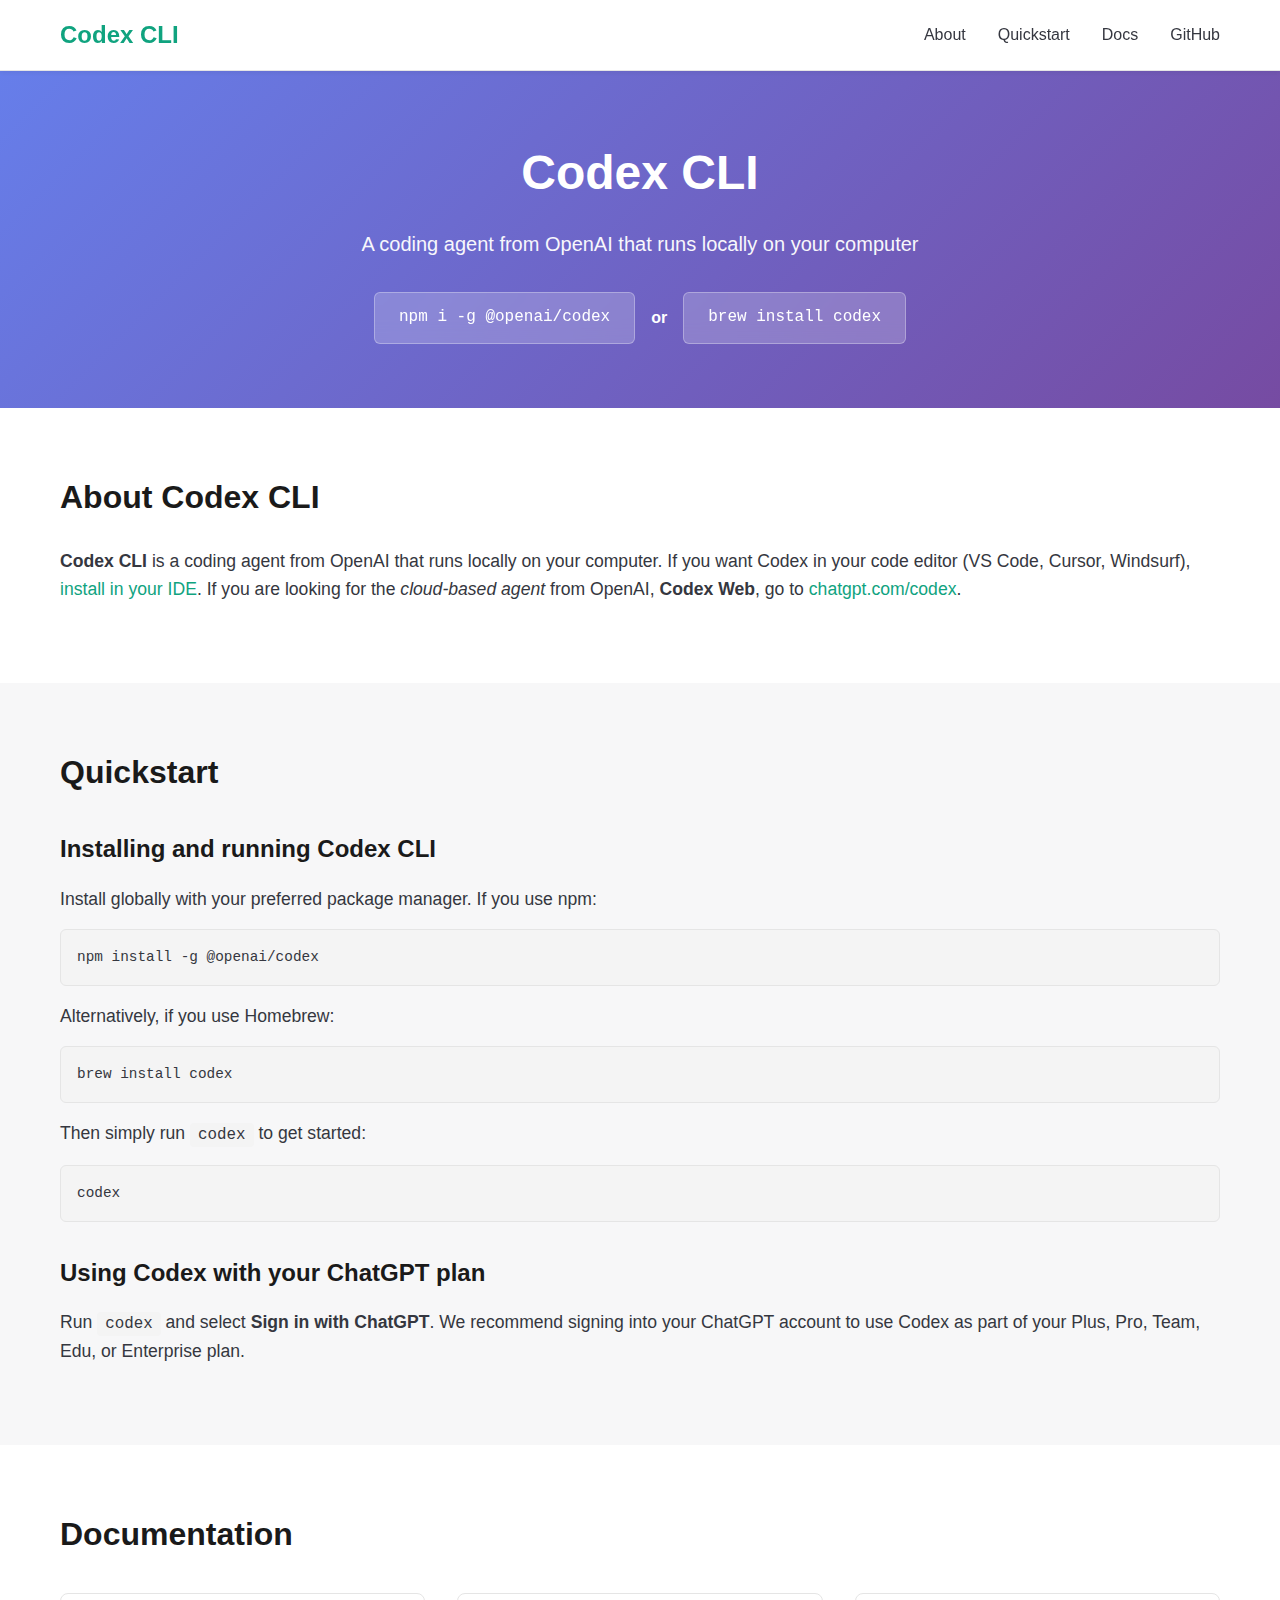
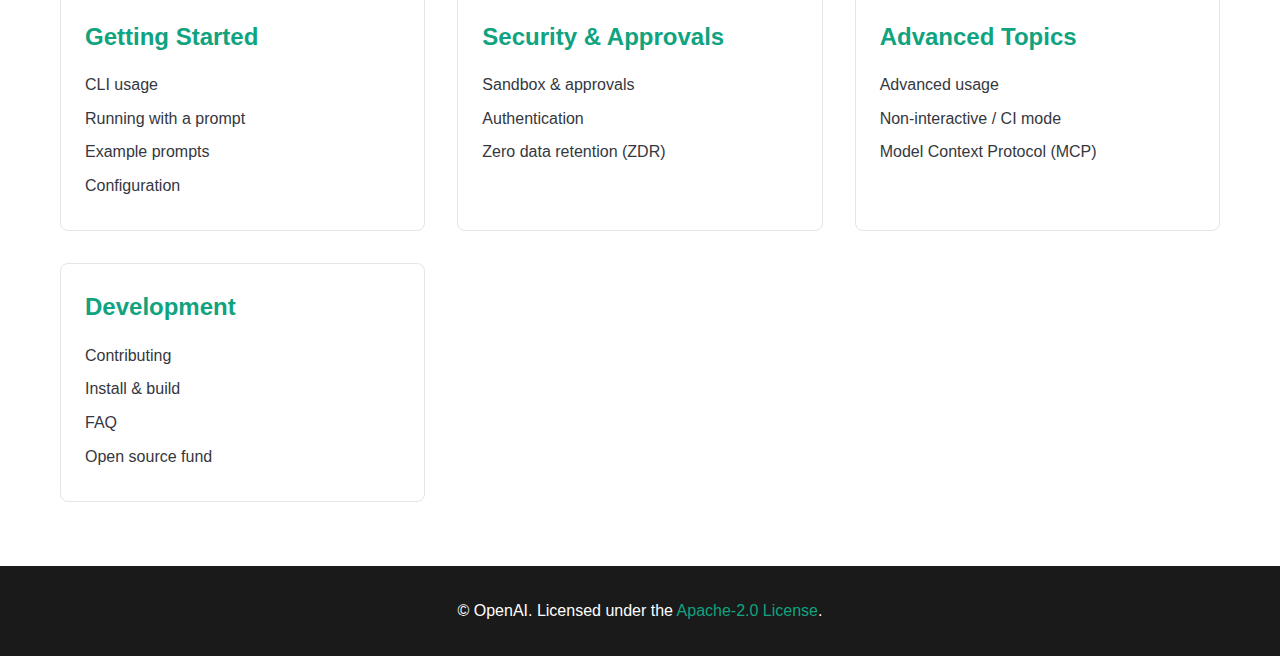
<file: website/index.html>
<!DOCTYPE html>
<html lang="en">
<head>
    <meta charset="UTF-8">
    <meta name="viewport" content="width=device-width, initial-scale=1.0">
    <meta name="description" content="Codex CLI - A coding agent from OpenAI that runs locally on your computer">
    <title>Codex CLI - Documentation</title>
    <link rel="stylesheet" href="style.css">
</head>
<body>
    <nav class="navbar">
        <div class="container">
            <h1 class="logo">Codex CLI</h1>
            <ul class="nav-links">
                <li><a href="#about">About</a></li>
                <li><a href="#quickstart">Quickstart</a></li>
                <li><a href="#docs">Docs</a></li>
                <li><a href="https://github.com/NovumForum/codex" target="_blank">GitHub</a></li>
            </ul>
        </div>
    </nav>

    <header class="hero">
        <div class="container">
            <h1>Codex CLI</h1>
            <p class="tagline">A coding agent from OpenAI that runs locally on your computer</p>
            <div class="install-commands">
                <code>npm i -g @openai/codex</code>
                <span class="or">or</span>
                <code>brew install codex</code>
            </div>
        </div>
    </header>

    <section id="about" class="section">
        <div class="container">
            <h2>About Codex CLI</h2>
            <p>
                <strong>Codex CLI</strong> is a coding agent from OpenAI that runs locally on your computer.
                If you want Codex in your code editor (VS Code, Cursor, Windsurf), 
                <a href="https://developers.openai.com/codex/ide">install in your IDE</a>.
                If you are looking for the <em>cloud-based agent</em> from OpenAI, <strong>Codex Web</strong>, 
                go to <a href="https://chatgpt.com/codex">chatgpt.com/codex</a>.
            </p>
        </div>
    </section>

    <section id="quickstart" class="section section-light">
        <div class="container">
            <h2>Quickstart</h2>
            
            <h3>Installing and running Codex CLI</h3>
            <p>Install globally with your preferred package manager. If you use npm:</p>
            <pre><code>npm install -g @openai/codex</code></pre>
            
            <p>Alternatively, if you use Homebrew:</p>
            <pre><code>brew install codex</code></pre>
            
            <p>Then simply run <code>codex</code> to get started:</p>
            <pre><code>codex</code></pre>

            <h3>Using Codex with your ChatGPT plan</h3>
            <p>
                Run <code>codex</code> and select <strong>Sign in with ChatGPT</strong>. We recommend signing into your 
                ChatGPT account to use Codex as part of your Plus, Pro, Team, Edu, or Enterprise plan.
            </p>
        </div>
    </section>

    <section id="docs" class="section">
        <div class="container">
            <h2>Documentation</h2>
            <div class="docs-grid">
                <div class="doc-card">
                    <h3>Getting Started</h3>
                    <ul>
                        <li><a href="docs/getting-started.html">CLI usage</a></li>
                        <li><a href="docs/getting-started.html#running-with-a-prompt-as-input">Running with a prompt</a></li>
                        <li><a href="docs/getting-started.html#example-prompts">Example prompts</a></li>
                        <li><a href="docs/config.html">Configuration</a></li>
                    </ul>
                </div>
                
                <div class="doc-card">
                    <h3>Security & Approvals</h3>
                    <ul>
                        <li><a href="docs/sandbox.html">Sandbox & approvals</a></li>
                        <li><a href="docs/authentication.html">Authentication</a></li>
                        <li><a href="docs/zdr.html">Zero data retention (ZDR)</a></li>
                    </ul>
                </div>
                
                <div class="doc-card">
                    <h3>Advanced Topics</h3>
                    <ul>
                        <li><a href="docs/advanced.html">Advanced usage</a></li>
                        <li><a href="docs/advanced.html#non-interactive--ci-mode">Non-interactive / CI mode</a></li>
                        <li><a href="docs/advanced.html#model-context-protocol-mcp">Model Context Protocol (MCP)</a></li>
                    </ul>
                </div>
                
                <div class="doc-card">
                    <h3>Development</h3>
                    <ul>
                        <li><a href="docs/contributing.html">Contributing</a></li>
                        <li><a href="docs/install.html">Install & build</a></li>
                        <li><a href="docs/faq.html">FAQ</a></li>
                        <li><a href="docs/open-source-fund.html">Open source fund</a></li>
                    </ul>
                </div>
            </div>
        </div>
    </section>

    <footer class="footer">
        <div class="container">
            <p>&copy; OpenAI. Licensed under the <a href="https://github.com/NovumForum/codex/blob/main/LICENSE">Apache-2.0 License</a>.</p>
        </div>
    </footer>
</body>
</html>
</file>
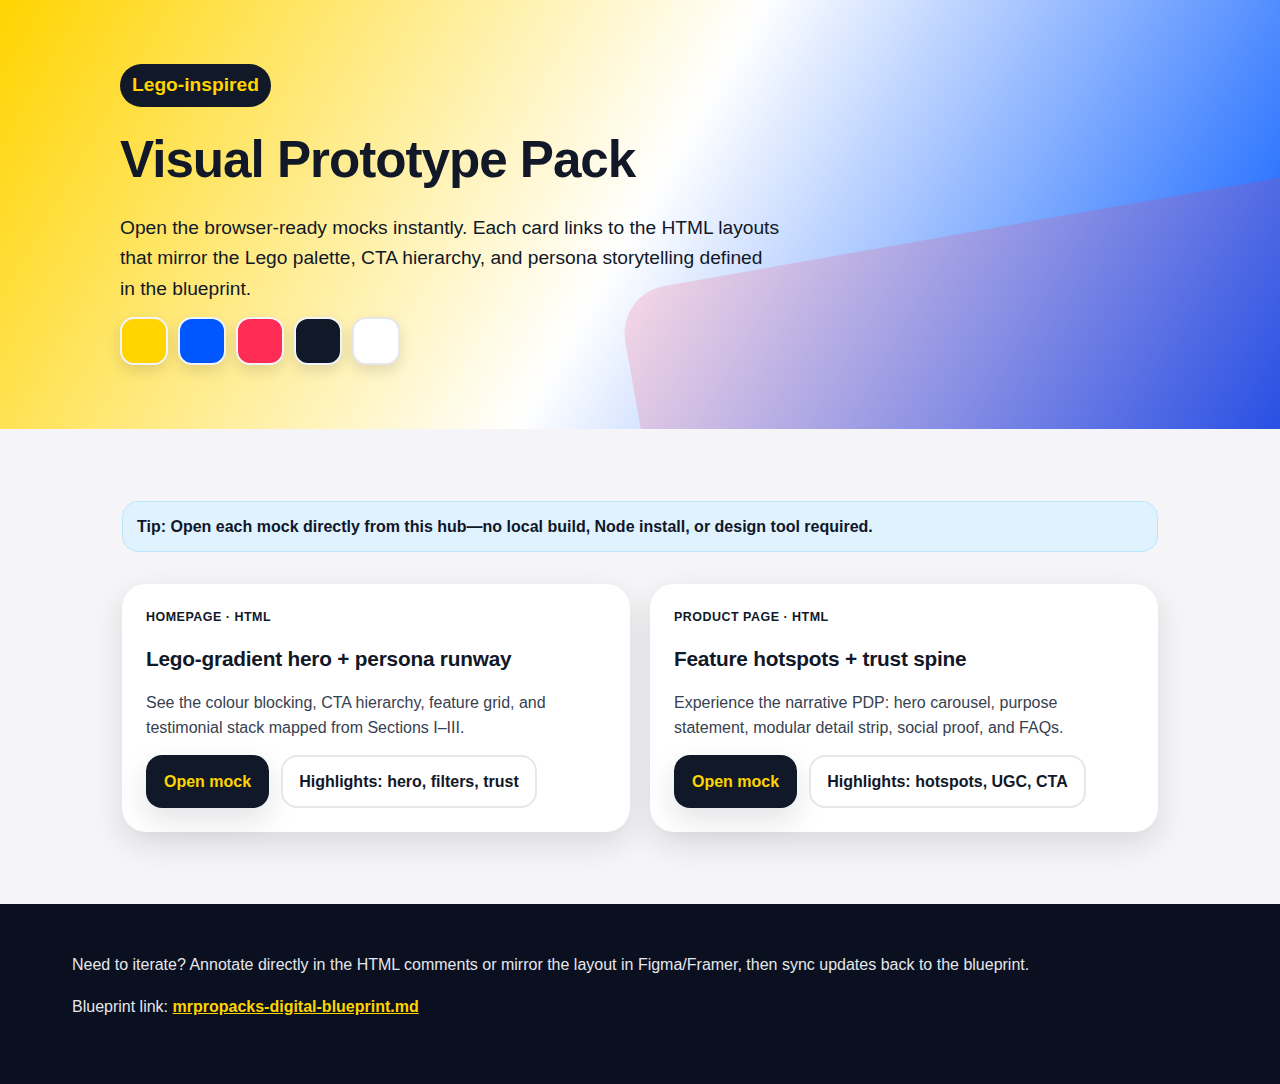
<file: docs/mrpropacks-visual-prototypes/index.html>
<!DOCTYPE html>
<html lang="en">
<head>
  <meta charset="utf-8" />
  <meta name="viewport" content="width=device-width, initial-scale=1" />
  <title>Mrpropacks Visual Prototype Pack</title>
  <style>
    :root {
      --yellow: #ffd400;
      --blue: #0057ff;
      --red: #ff2d55;
      --charcoal: #111827;
      --white: #ffffff;
      --sand: #f5f5f7;
      --shadow: 0 12px 30px rgba(17, 24, 39, 0.12);
      --radius-lg: 24px;
      --radius-md: 16px;
      --font-sans: 'Inter', 'Helvetica Neue', Helvetica, Arial, sans-serif;
    }

    *, *::before, *::after { box-sizing: border-box; }

    body {
      margin: 0;
      background: var(--sand);
      color: var(--charcoal);
      font-family: var(--font-sans);
      line-height: 1.6;
    }

    header {
      padding: clamp(32px, 5vw, 64px) clamp(24px, 6vw, 72px);
      background: linear-gradient(120deg, var(--yellow), var(--white), var(--blue));
      position: relative;
      overflow: hidden;
    }

    header::after {
      content: "";
      position: absolute;
      inset: 50% -20% -30% 50%;
      background: var(--red);
      border-radius: 48px;
      opacity: 0.16;
      transform: rotate(-10deg);
    }

    .hero {
      position: relative;
      max-width: 1040px;
      margin: 0 auto;
      display: grid;
      gap: 12px;
    }

    .hero h1 {
      margin: 0;
      font-size: clamp(2.4rem, 4vw, 3.4rem);
      letter-spacing: -0.02em;
    }

    .hero p {
      margin: 0;
      font-size: clamp(1.05rem, 1.8vw, 1.2rem);
      max-width: 62ch;
    }

    main {
      padding: clamp(32px, 6vw, 72px);
      max-width: 1180px;
      margin: 0 auto;
      display: grid;
      gap: 32px;
    }

    .grid {
      display: grid;
      gap: 20px;
      grid-template-columns: repeat(auto-fit, minmax(280px, 1fr));
    }

    .card {
      background: var(--white);
      border-radius: var(--radius-lg);
      padding: 24px;
      box-shadow: var(--shadow);
      display: grid;
      gap: 14px;
      position: relative;
    }

    .card h2 {
      margin: 0;
      font-size: 1.3rem;
      letter-spacing: -0.01em;
    }

    .card p {
      margin: 0;
      color: #374151;
    }

    .meta {
      display: inline-flex;
      align-items: center;
      gap: 8px;
      font-weight: 700;
      letter-spacing: 0.04em;
      text-transform: uppercase;
      font-size: 0.78rem;
    }

    .pill {
      padding: 6px 12px;
      border-radius: 999px;
      background: var(--charcoal);
      color: var(--yellow);
      font-weight: 700;
      width: fit-content;
    }

    a.card-link {
      text-decoration: none;
      color: inherit;
    }

    .button-row {
      display: flex;
      flex-wrap: wrap;
      gap: 12px;
      align-items: center;
    }

    .btn {
      padding: 12px 16px;
      border-radius: var(--radius-md);
      font-weight: 700;
      text-decoration: none;
      display: inline-flex;
      align-items: center;
      gap: 10px;
      transition: transform 0.2s ease, box-shadow 0.2s ease;
      border: 2px solid transparent;
    }

    .btn:focus-visible {
      outline: 3px solid var(--red);
      outline-offset: 3px;
    }

    .btn-primary {
      background: var(--charcoal);
      color: var(--yellow);
      box-shadow: var(--shadow);
    }

    .btn-primary:hover { transform: translateY(-2px); box-shadow: 0 18px 38px rgba(17,24,39,0.2); }

    .btn-ghost { color: var(--charcoal); border-color: #e5e7eb; background: var(--white); }
    .btn-ghost:hover { transform: translateY(-2px); }

    .palette {
      display: flex;
      gap: 10px;
      flex-wrap: wrap;
      align-items: center;
    }

    .swatch {
      width: 48px;
      height: 48px;
      border-radius: 14px;
      box-shadow: 0 6px 14px rgba(17, 24, 39, 0.12);
      border: 2px solid #f1f5f9;
    }

    .note {
      background: #e0f2fe;
      border: 1px solid #bae6fd;
      color: #0f172a;
      border-radius: var(--radius-md);
      padding: 12px 14px;
      font-weight: 600;
    }

    footer {
      padding: clamp(24px, 4vw, 32px) clamp(24px, 6vw, 72px) 48px;
      background: #0b1021;
      color: #e5e7eb;
    }

    footer a {
      color: var(--yellow);
      font-weight: 700;
    }
  </style>
</head>
<body>
  <header>
    <div class="hero">
      <p class="pill" aria-label="Lego-inspired palette">Lego-inspired</p>
      <h1>Visual Prototype Pack</h1>
      <p>Open the browser-ready mocks instantly. Each card links to the HTML layouts that mirror the Lego palette, CTA hierarchy, and persona storytelling defined in the blueprint.</p>
      <div class="palette" aria-label="Colour palette">
        <div class="swatch" style="background: var(--yellow)" aria-label="Yellow #ffd400"></div>
        <div class="swatch" style="background: var(--blue)" aria-label="Blue #0057ff"></div>
        <div class="swatch" style="background: var(--red)" aria-label="Red #ff2d55"></div>
        <div class="swatch" style="background: var(--charcoal)" aria-label="Charcoal #111827"></div>
        <div class="swatch" style="background: var(--white); border-color: #e5e7eb" aria-label="White #ffffff"></div>
      </div>
    </div>
  </header>

  <main>
    <div class="note" role="note">Tip: Open each mock directly from this hub—no local build, Node install, or design tool required.</div>

    <div class="grid">
      <a class="card-link" href="./lego-homepage-mock.html">
        <article class="card">
          <div class="meta">Homepage · HTML</div>
          <h2>Lego-gradient hero + persona runway</h2>
          <p>See the colour blocking, CTA hierarchy, feature grid, and testimonial stack mapped from Sections I–III.</p>
          <div class="button-row">
            <span class="btn btn-primary" aria-label="Open homepage mock">Open mock</span>
            <span class="btn btn-ghost">Highlights: hero, filters, trust</span>
          </div>
        </article>
      </a>

      <a class="card-link" href="./lego-product-mock.html">
        <article class="card">
          <div class="meta">Product page · HTML</div>
          <h2>Feature hotspots + trust spine</h2>
          <p>Experience the narrative PDP: hero carousel, purpose statement, modular detail strip, social proof, and FAQs.</p>
          <div class="button-row">
            <span class="btn btn-primary" aria-label="Open product mock">Open mock</span>
            <span class="btn btn-ghost">Highlights: hotspots, UGC, CTA</span>
          </div>
        </article>
      </a>
    </div>
  </main>

  <footer>
    <p>Need to iterate? Annotate directly in the HTML comments or mirror the layout in Figma/Framer, then sync updates back to the blueprint.</p>
    <p>Blueprint link: <a href="../mrpropacks-digital-blueprint.md">mrpropacks-digital-blueprint.md</a></p>
  </footer>
</body>
</html>
</file>
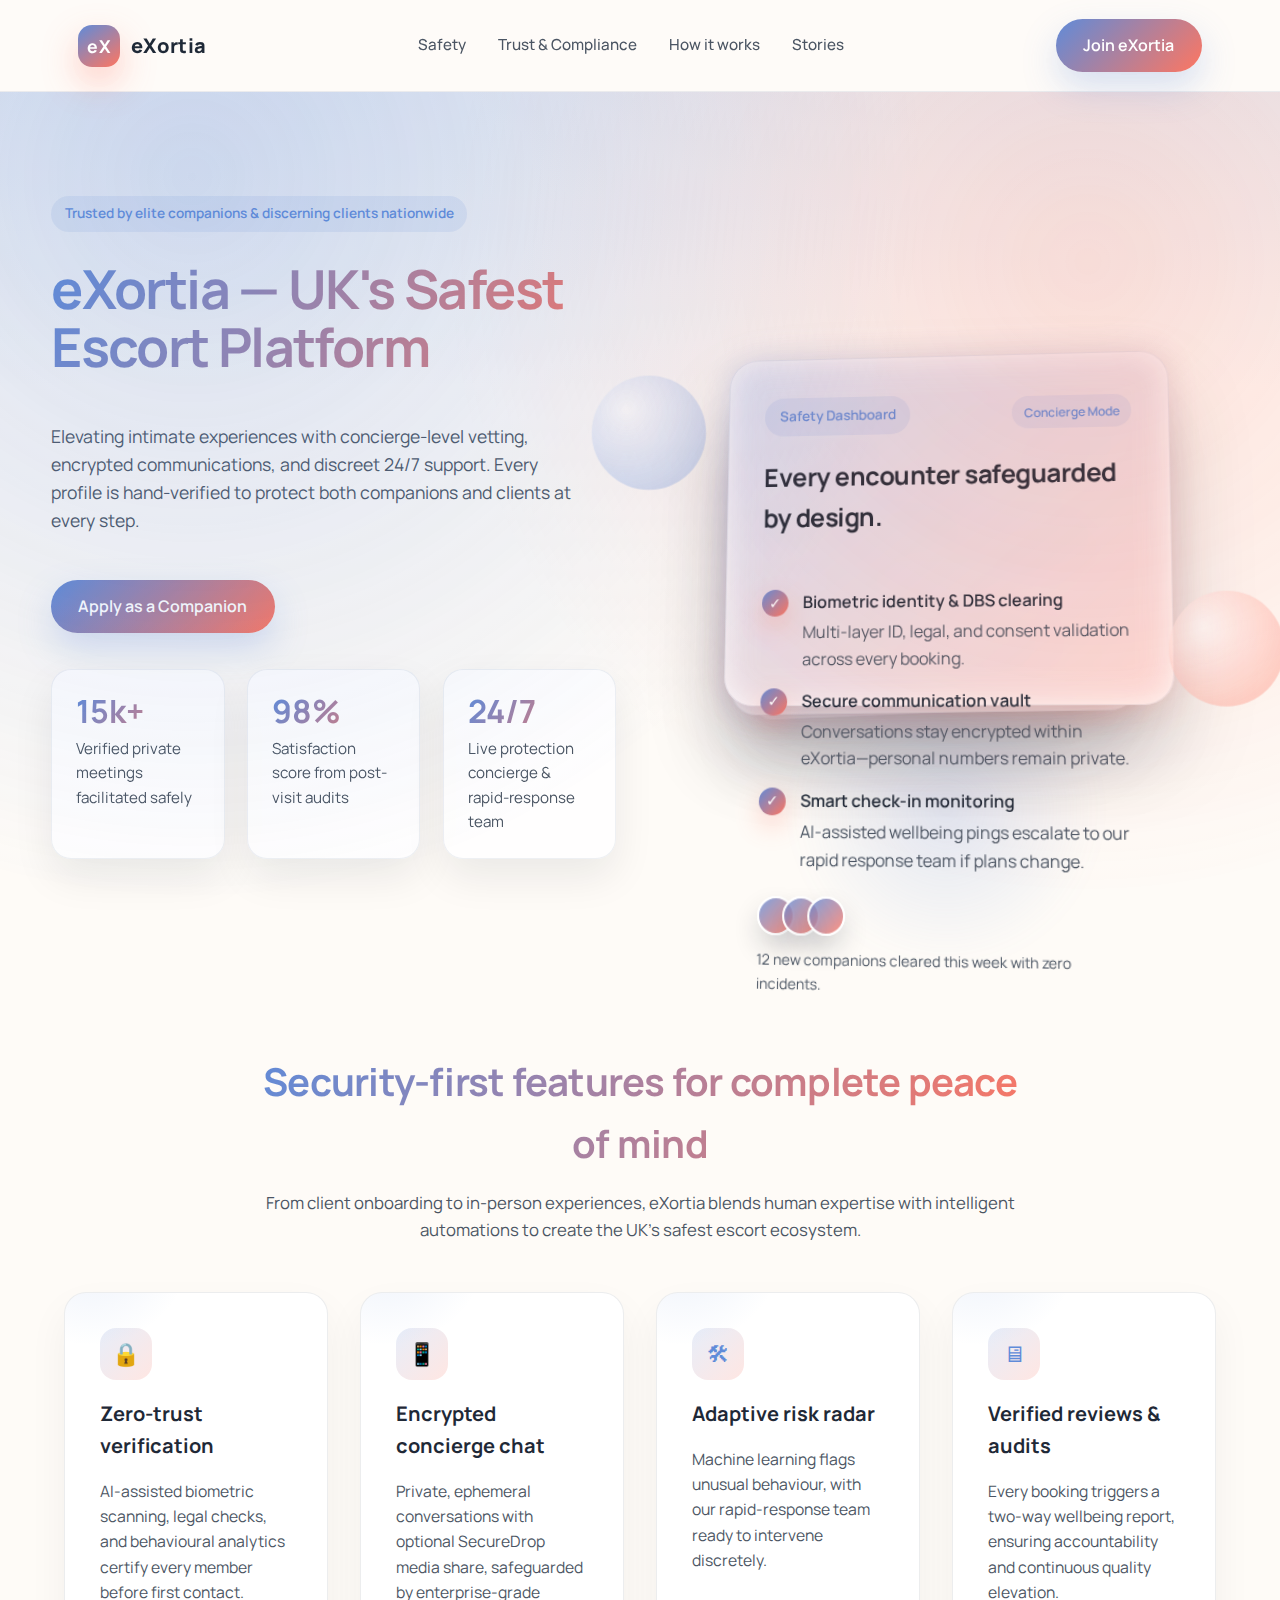
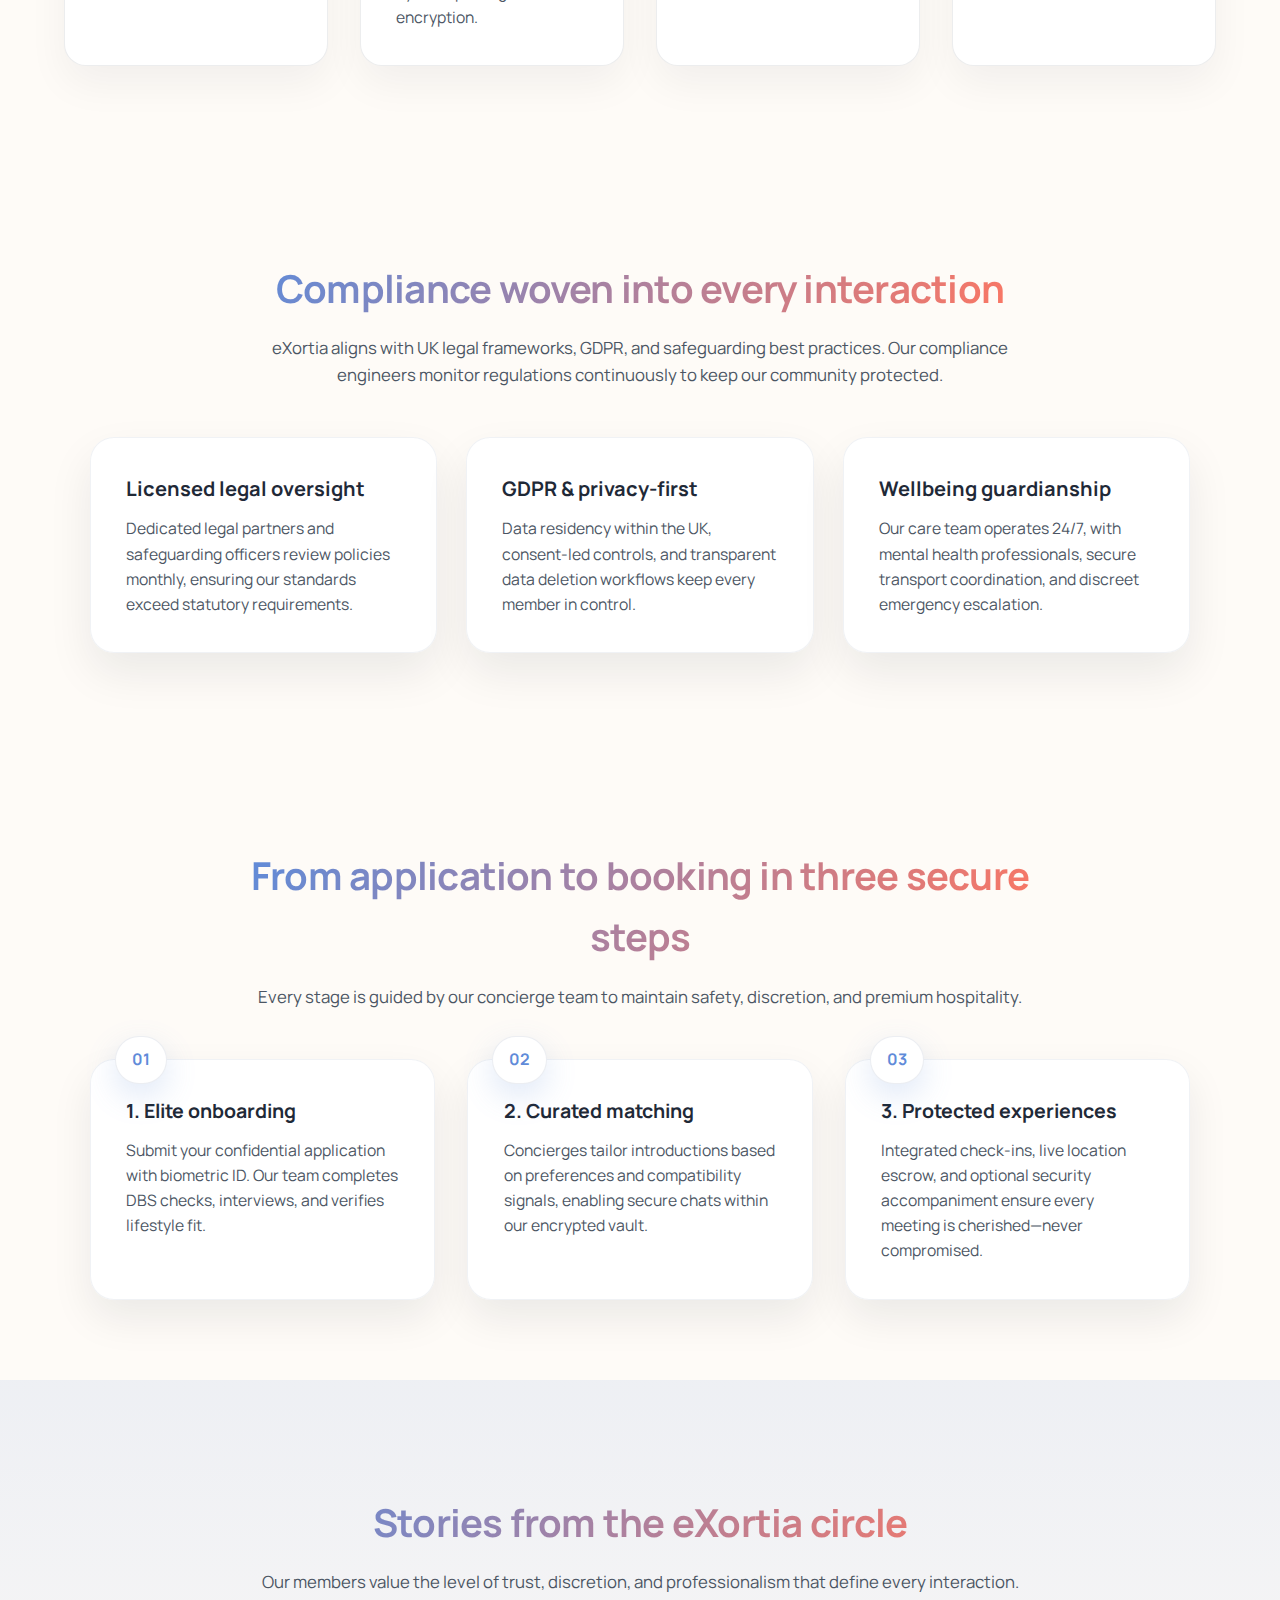
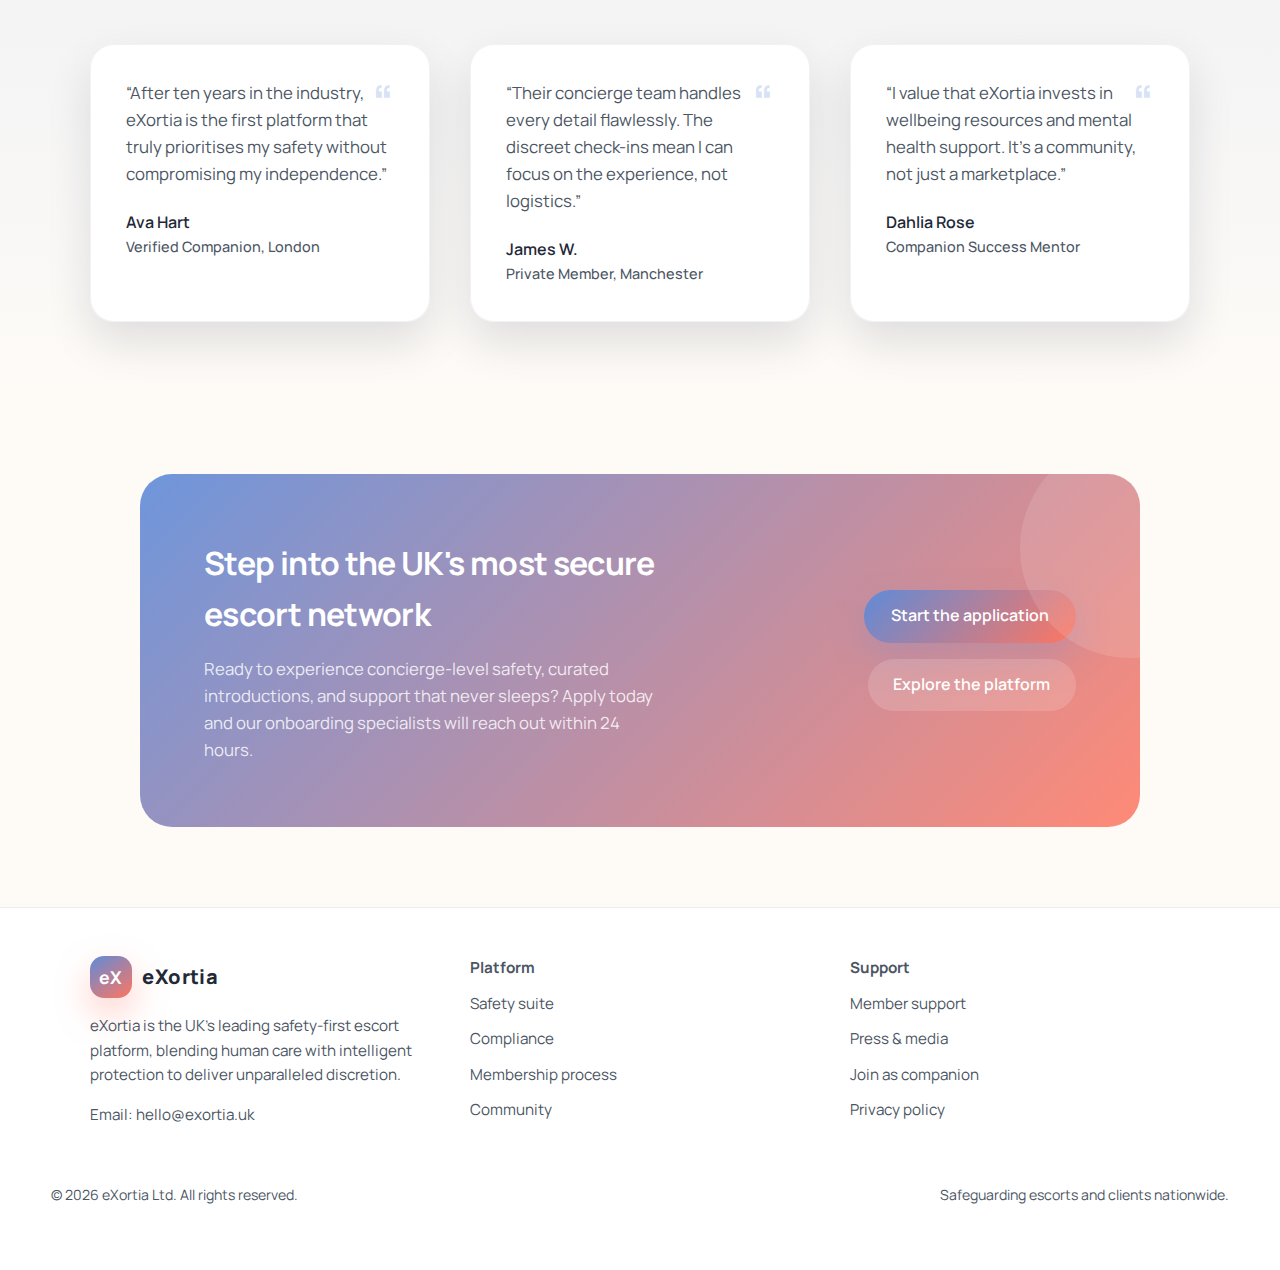
<file: docs/exortia-landing.html>
<!DOCTYPE html>
<!--
  Local preview: open this file directly in your browser (double-click or drag into a tab),
  or serve it with a static file server (for example: `npx serve docs` and visit /exortia-landing.html).
-->
<html lang="en">
<head>
  <meta charset="UTF-8" />
  <meta name="viewport" content="width=device-width, initial-scale=1" />
  <title>eXortia - UK's Safest Escort Platform</title>
  <meta name="description" content="eXortia connects discerning clients and verified companions across the UK with unmatched privacy, safety, and concierge-grade support." />
  <link rel="preconnect" href="https://fonts.googleapis.com" />
  <link rel="preconnect" href="https://fonts.gstatic.com" crossorigin />
  <link href="https://fonts.googleapis.com/css2?family=Manrope:wght@400;500;600;700;800&display=swap" rel="stylesheet" />
  <style>
    :root {
      --bg: #fefbf7;
      --card: #ffffff;
      --text-primary: #1f2937;
      --text-secondary: #4b5563;
      --gradient-start: #5f8bd9;
      --gradient-end: #ff7660;
      --border: rgba(15, 23, 42, 0.08);
      --shadow-soft: 0 20px 60px rgba(15, 23, 42, 0.08);
    }

    *, *::before, *::after {
      box-sizing: border-box;
    }

    body {
      margin: 0;
      font-family: 'Manrope', sans-serif;
      background: var(--bg);
      color: var(--text-primary);
      line-height: 1.6;
      -webkit-font-smoothing: antialiased;
    }

    a {
      color: inherit;
      text-decoration: none;
    }

    img {
      max-width: 100%;
      height: auto;
      display: block;
    }

    .page {
      display: flex;
      flex-direction: column;
      min-height: 100vh;
      overflow-x: hidden;
    }

    .gradient-text {
      background: linear-gradient(120deg, var(--gradient-start), var(--gradient-end));
      -webkit-background-clip: text;
      -webkit-text-fill-color: transparent;
      background-clip: text;
      text-fill-color: transparent;
    }

    .btn {
      display: inline-flex;
      align-items: center;
      justify-content: center;
      gap: 0.5rem;
      padding: 0.85rem 1.7rem;
      border-radius: 999px;
      font-weight: 600;
      font-size: 1rem;
      color: #ffffff;
      background: linear-gradient(135deg, var(--gradient-start), var(--gradient-end));
      box-shadow: 0 15px 35px rgba(95, 139, 217, 0.25);
      transition: transform 0.25s ease, box-shadow 0.25s ease;
    }

    .btn:focus-visible {
      outline: 3px solid rgba(95, 139, 217, 0.4);
      outline-offset: 3px;
    }

    .btn:hover {
      transform: translateY(-2px);
      box-shadow: 0 18px 40px rgba(255, 118, 96, 0.35);
    }

    .site-header {
      position: sticky;
      top: 0;
      z-index: 100;
      background: rgba(254, 251, 247, 0.92);
      backdrop-filter: blur(16px);
      border-bottom: 1px solid rgba(148, 163, 184, 0.18);
    }

    .nav {
      margin: 0 auto;
      max-width: 1200px;
      padding: 1.2rem clamp(1.25rem, 3vw, 2.5rem);
      display: flex;
      align-items: center;
      justify-content: space-between;
      gap: 1rem;
    }

    .brand {
      display: flex;
      align-items: center;
      gap: 0.65rem;
      font-weight: 800;
      font-size: 1.25rem;
      letter-spacing: 0.02em;
    }

    .brand-mark {
      width: 42px;
      height: 42px;
      border-radius: 14px;
      background: linear-gradient(145deg, var(--gradient-start), var(--gradient-end));
      display: inline-flex;
      align-items: center;
      justify-content: center;
      color: #fff;
      font-size: 1.1rem;
      font-weight: 700;
      box-shadow: 0 15px 35px rgba(255, 118, 96, 0.35);
    }

    .nav-links {
      display: flex;
      align-items: center;
      gap: 2rem;
      font-weight: 500;
      font-size: 0.95rem;
    }

    .nav-links a {
      color: var(--text-secondary);
      transition: color 0.2s ease;
    }

    .nav-links a:hover,
    .nav-links a:focus-visible {
      color: var(--text-primary);
    }

    .nav-actions {
      display: flex;
      align-items: center;
      gap: 0.8rem;
    }

    .menu-toggle {
      display: none;
      border: none;
      background: #ffffff;
      border-radius: 50px;
      padding: 0.65rem 0.75rem;
      box-shadow: 0 10px 25px rgba(15, 23, 42, 0.12);
    }

    .menu-toggle span {
      display: block;
      width: 20px;
      height: 2px;
      margin: 4px 0;
      background: var(--text-primary);
      transition: transform 0.3s ease, opacity 0.3s ease;
    }

    main {
      flex: 1;
    }

    .hero {
      position: relative;
      padding: 6.5rem clamp(1.25rem, 4vw, 5rem) 5rem;
      background: linear-gradient(180deg, rgba(95, 139, 217, 0.12) 0%, rgba(254, 251, 247, 0) 35%);
    }

    .hero::after {
      content: "";
      position: absolute;
      inset: 0;
      background: radial-gradient(circle at 15% 10%, rgba(95, 139, 217, 0.35), transparent 55%),
                  radial-gradient(circle at 85% 20%, rgba(255, 118, 96, 0.28), transparent 50%);
      opacity: 0.7;
      pointer-events: none;
    }

    .hero-content {
      position: relative;
      max-width: 1200px;
      margin: 0 auto;
      display: grid;
      gap: 3rem;
      grid-template-columns: repeat(auto-fit, minmax(280px, 1fr));
      align-items: center;
    }

    .hero-copy {
      display: flex;
      flex-direction: column;
      gap: 1.75rem;
    }

    .hero-eyebrow {
      display: inline-flex;
      align-items: center;
      gap: 0.55rem;
      padding: 0.45rem 0.85rem;
      border-radius: 999px;
      background: rgba(95, 139, 217, 0.12);
      color: var(--gradient-start);
      font-weight: 600;
      font-size: 0.85rem;
      width: fit-content;
    }

    h1 {
      margin: 0;
      font-size: clamp(2.6rem, 4.2vw, 3.75rem);
      line-height: 1.08;
      letter-spacing: -0.03em;
    }

    .hero-description {
      font-size: 1.1rem;
      color: var(--text-secondary);
      max-width: 520px;
    }

    .hero-metrics {
      display: grid;
      grid-template-columns: repeat(auto-fit, minmax(140px, 1fr));
      gap: 1.4rem;
      margin-top: 0.5rem;
    }

    .metric-card {
      padding: 1.5rem;
      border-radius: 20px;
      background: rgba(255, 255, 255, 0.8);
      border: 1px solid rgba(148, 163, 184, 0.16);
      box-shadow: 0 18px 40px rgba(15, 23, 42, 0.08);
      backdrop-filter: blur(12px);
    }

    .metric-value {
      display: block;
      font-size: 2rem;
      font-weight: 700;
      line-height: 1.1;
      background: linear-gradient(130deg, var(--gradient-start), var(--gradient-end));
      -webkit-background-clip: text;
      -webkit-text-fill-color: transparent;
    }

    .metric-label {
      display: block;
      margin-top: 0.5rem;
      font-size: 0.95rem;
      color: var(--text-secondary);
    }

    .hero-media {
      position: relative;
      padding: 2.5rem;
      display: flex;
      justify-content: center;
      perspective: 1600px;
      min-height: 420px;
    }

    .hero-media::before {
      content: "";
      position: absolute;
      inset: 18% 15% auto 15%;
      height: 55%;
      border-radius: 32px;
      background: radial-gradient(circle at 30% 20%, rgba(95, 139, 217, 0.2), transparent 60%),
        radial-gradient(circle at 70% 80%, rgba(255, 118, 96, 0.22), transparent 55%);
      filter: blur(0.5px);
      opacity: 0.9;
      transform: translateZ(-60px) rotateX(65deg);
      z-index: 0;
      pointer-events: none;
    }

    .hero-glow {
      position: absolute;
      inset: auto;
      top: 45%;
      width: 360px;
      height: 360px;
      background: radial-gradient(circle, rgba(95, 139, 217, 0.18), transparent 65%);
      filter: blur(12px);
      transform: translateY(40%) translateZ(-120px);
      z-index: 0;
    }

    .layer-stack {
      position: relative;
      width: min(430px, 90%);
      transform-style: preserve-3d;
      transition: transform 0.6s ease;
    }

    .stack-card {
      position: absolute;
      inset: 0;
      border-radius: 28px;
      padding: 2.4rem 2.2rem;
      backdrop-filter: blur(18px);
      background: rgba(255, 255, 255, 0.92);
      border: 1px solid rgba(148, 163, 184, 0.18);
      box-shadow: 0 40px 80px rgba(15, 23, 42, 0.18);
      display: flex;
      flex-direction: column;
      gap: 1.3rem;
      transform-style: preserve-3d;
      transition: transform 0.6s ease;
    }

    .stack-card::before {
      content: "";
      position: absolute;
      inset: -1px;
      border-radius: inherit;
      background: linear-gradient(140deg, rgba(95, 139, 217, 0.4), rgba(255, 118, 96, 0.4));
      opacity: 0.65;
      z-index: -1;
      filter: blur(16px);
      transform: translateZ(-1px);
    }

    .stack-card--back {
      transform: translate3d(-24px, 44px, -140px) rotateX(14deg) rotateY(-18deg) scale(0.93);
      opacity: 0.65;
    }

    .stack-card--middle {
      transform: translate3d(-16px, 24px, -40px) rotateX(11deg) rotateY(-10deg) scale(0.97);
      opacity: 0.82;
    }

    .stack-card--front {
      transform: translate3d(0, 0, 60px) rotateX(8deg) rotateY(-6deg);
      z-index: 2;
    }

    .card-header {
      display: flex;
      align-items: center;
      justify-content: space-between;
      gap: 1rem;
    }

    .status-pill {
      display: inline-flex;
      align-items: center;
      gap: 0.45rem;
      padding: 0.5rem 0.9rem;
      border-radius: 999px;
      background: rgba(95, 139, 217, 0.12);
      color: var(--gradient-start);
      font-weight: 600;
      font-size: 0.85rem;
      width: fit-content;
    }

    .card-title {
      font-size: 1.55rem;
      font-weight: 700;
      margin: 0;
      letter-spacing: -0.02em;
    }

    .card-list {
      margin: 0;
      padding: 0;
      list-style: none;
      display: grid;
      gap: 0.9rem;
    }

    .card-list li {
      display: flex;
      gap: 0.85rem;
      align-items: flex-start;
      color: var(--text-secondary);
    }

    .card-list strong {
      display: block;
      color: var(--text-primary);
      font-weight: 600;
      margin-bottom: 0.2rem;
    }

    .check {
      flex-shrink: 0;
      width: 26px;
      height: 26px;
      border-radius: 50%;
      background: linear-gradient(135deg, var(--gradient-start), var(--gradient-end));
      display: inline-flex;
      align-items: center;
      justify-content: center;
      color: #fff;
      font-size: 0.85rem;
      box-shadow: 0 10px 25px rgba(255, 118, 96, 0.3);
    }

    .card-divider {
      height: 1px;
      background: linear-gradient(90deg, rgba(95, 139, 217, 0), rgba(95, 139, 217, 0.38), rgba(255, 118, 96, 0));
      margin: 0.2rem 0 0.4rem;
    }

    .card-footer {
      display: flex;
      flex-direction: column;
      gap: 0.75rem;
    }

    .card-footer .avatar-group {
      display: flex;
      align-items: center;
    }

    .avatar {
      width: 36px;
      height: 36px;
      border-radius: 50%;
      background: linear-gradient(135deg, rgba(95, 139, 217, 0.8), rgba(255, 118, 96, 0.8));
      border: 2px solid #fff;
      box-shadow: 0 12px 24px rgba(15, 23, 42, 0.16);
    }

    .avatar + .avatar {
      margin-left: -12px;
    }

    .card-caption {
      font-size: 0.85rem;
      color: var(--text-secondary);
    }

    .card-chip {
      display: inline-flex;
      align-items: center;
      gap: 0.35rem;
      padding: 0.4rem 0.7rem;
      border-radius: 999px;
      font-size: 0.75rem;
      font-weight: 600;
      background: rgba(95, 139, 217, 0.1);
      color: var(--gradient-start);
      width: fit-content;
    }

    .layer-orb {
      position: absolute;
      width: 120px;
      height: 120px;
      border-radius: 50%;
      background: radial-gradient(circle at 30% 30%, rgba(255, 255, 255, 0.85), rgba(95, 139, 217, 0.5));
      filter: blur(0.5px);
      opacity: 0.75;
      z-index: 1;
    }

    .layer-orb--left {
      top: 12%;
      left: -16%;
      transform: translateZ(-80px);
    }

    .layer-orb--right {
      bottom: 6%;
      right: -12%;
      transform: translateZ(-60px);
      background: radial-gradient(circle at 30% 30%, rgba(255, 255, 255, 0.85), rgba(255, 118, 96, 0.55));
    }

    @media (hover: hover) and (pointer: fine) {
      .layer-stack:hover .stack-card--front {
        transform: translate3d(4px, -6px, 90px) rotateX(6deg) rotateY(-2deg);
      }

      .layer-stack:hover .stack-card--middle {
        transform: translate3d(-6px, 14px, -10px) rotateX(13deg) rotateY(-6deg) scale(0.99);
      }

      .layer-stack:hover .stack-card--back {
        transform: translate3d(-28px, 52px, -150px) rotateX(16deg) rotateY(-20deg) scale(0.92);
      }
    }

    section {
      padding: 5rem clamp(1.25rem, 5vw, 5rem);
    }

    .section-heading {
      margin: 0 auto 3rem;
      max-width: 780px;
      text-align: center;
    }

    .section-heading h2 {
      font-size: clamp(2rem, 3vw, 2.6rem);
      margin-bottom: 1rem;
      letter-spacing: -0.02em;
    }

    .section-heading p {
      color: var(--text-secondary);
      font-size: 1.05rem;
      margin: 0;
    }

    .features-grid {
      max-width: 1180px;
      margin: 0 auto;
      display: grid;
      grid-template-columns: repeat(auto-fit, minmax(240px, 1fr));
      gap: 2rem;
    }

    .feature-card {
      background: var(--card);
      border-radius: 22px;
      padding: 2.2rem;
      border: 1px solid var(--border);
      box-shadow: 0 18px 40px rgba(15, 23, 42, 0.05);
      display: flex;
      flex-direction: column;
      gap: 1.1rem;
      position: relative;
      overflow: hidden;
    }

    .feature-card::before {
      content: "";
      position: absolute;
      inset: -40% 50% auto -30%;
      height: 200px;
      background: radial-gradient(circle, rgba(95, 139, 217, 0.18), transparent 70%);
      opacity: 0.7;
      pointer-events: none;
    }

    .feature-icon {
      width: 52px;
      height: 52px;
      border-radius: 16px;
      background: linear-gradient(135deg, rgba(95, 139, 217, 0.15), rgba(255, 118, 96, 0.18));
      display: inline-flex;
      align-items: center;
      justify-content: center;
      color: var(--gradient-start);
      font-size: 1.4rem;
    }

    .feature-card h3 {
      margin: 0;
      font-size: 1.25rem;
    }

    .feature-card p {
      margin: 0;
      color: var(--text-secondary);
      font-size: 0.98rem;
    }

    .badge-grid {
      max-width: 1100px;
      margin: 0 auto;
      display: grid;
      gap: 2rem;
      grid-template-columns: repeat(auto-fit, minmax(260px, 1fr));
    }

    .badge-card {
      padding: 2.5rem;
      border-radius: 26px;
      background: var(--card);
      border: 1px solid rgba(15, 23, 42, 0.08);
      box-shadow: 0 22px 45px rgba(15, 23, 42, 0.1);
      position: relative;
    }

    .badge-card span {
      display: inline-flex;
      align-items: center;
      justify-content: center;
      width: 64px;
      height: 64px;
      border-radius: 22px;
      background: linear-gradient(135deg, var(--gradient-start), var(--gradient-end));
      color: #fff;
      font-size: 1.6rem;
      box-shadow: 0 20px 45px rgba(95, 139, 217, 0.28);
      margin-bottom: 1.4rem;
    }

    .badge-card h3 {
      margin: 0 0 0.75rem;
      font-size: 1.3rem;
    }

    .badge-card p {
      margin: 0;
      color: var(--text-secondary);
      font-size: 1rem;
    }

    .testimonial-section {
      background: linear-gradient(180deg, rgba(95, 139, 217, 0.1) 0%, rgba(254, 251, 247, 0.9) 100%);
    }

    .testimonial-wrapper {
      max-width: 1100px;
      margin: 0 auto;
      display: grid;
      grid-template-columns: repeat(auto-fit, minmax(280px, 1fr));
      gap: 2.5rem;
    }

    .testimonial-card {
      background: rgba(255, 255, 255, 0.95);
      border-radius: 24px;
      padding: 2.2rem;
      border: 1px solid rgba(148, 163, 184, 0.14);
      box-shadow: 0 20px 45px rgba(15, 23, 42, 0.12);
      display: flex;
      flex-direction: column;
      gap: 1.4rem;
      position: relative;
    }

    .testimonial-card::before {
      content: "“";
      position: absolute;
      top: 1.2rem;
      right: 2.2rem;
      font-size: 3rem;
      font-weight: 700;
      color: rgba(95, 139, 217, 0.25);
    }

    .testimonial-card p {
      margin: 0;
      font-size: 1.05rem;
      color: var(--text-secondary);
    }

    .testimonial-author {
      display: flex;
      align-items: center;
      gap: 0.9rem;
      font-weight: 600;
      color: var(--text-primary);
    }

    .testimonial-author span {
      display: block;
      font-size: 0.9rem;
      color: var(--text-secondary);
      font-weight: 500;
    }

    .cta {
      padding-block: 4.5rem 5rem;
    }

    .cta-inner {
      max-width: 1000px;
      margin: 0 auto;
      background: linear-gradient(135deg, rgba(95, 139, 217, 0.9), rgba(255, 118, 96, 0.85));
      border-radius: 32px;
      padding: clamp(2.8rem, 5vw, 4rem);
      color: #fff;
      display: grid;
      grid-template-columns: 1.3fr 1fr;
      gap: clamp(2rem, 4vw, 3rem);
      align-items: center;
      position: relative;
      overflow: hidden;
    }

    .cta-inner::after {
      content: "";
      position: absolute;
      inset: -10% -10% auto auto;
      width: 220px;
      height: 220px;
      border-radius: 50%;
      background: rgba(255, 255, 255, 0.12);
      filter: blur(0.5px);
    }

    .cta h3 {
      margin: 0 0 1rem;
      font-size: clamp(2rem, 2.5vw, 2.6rem);
      letter-spacing: -0.02em;
    }

    .cta p {
      margin: 0;
      font-size: 1.05rem;
      color: rgba(255, 255, 255, 0.84);
    }

    .cta-actions {
      display: flex;
      flex-wrap: wrap;
      gap: 1rem;
      justify-content: flex-end;
    }

    .cta-secondary {
      display: inline-flex;
      align-items: center;
      gap: 0.5rem;
      padding: 0.85rem 1.6rem;
      border-radius: 999px;
      background: rgba(255, 255, 255, 0.15);
      color: #fff;
      font-weight: 600;
      transition: background 0.2s ease;
    }

    .cta-secondary:hover,
    .cta-secondary:focus-visible {
      background: rgba(255, 255, 255, 0.24);
    }

    footer {
      padding: 3rem clamp(1.25rem, 4vw, 4rem) 4rem;
      background: #ffffff;
      border-top: 1px solid rgba(148, 163, 184, 0.18);
    }

    .footer-inner {
      max-width: 1100px;
      margin: 0 auto;
      display: grid;
      gap: 2.5rem;
      grid-template-columns: repeat(auto-fit, minmax(220px, 1fr));
    }

    .footer-brand p {
      color: var(--text-secondary);
      margin: 1rem 0;
      font-size: 0.95rem;
    }

    .footer-links {
      display: flex;
      flex-direction: column;
      gap: 0.7rem;
      color: var(--text-secondary);
      font-size: 0.95rem;
    }

    .footer-bottom {
      margin-top: 2.5rem;
      display: flex;
      flex-wrap: wrap;
      gap: 1rem;
      justify-content: space-between;
      align-items: center;
      font-size: 0.88rem;
      color: var(--text-secondary);
    }

    .trust-grid {
      max-width: 1100px;
      margin: 0 auto;
      display: grid;
      grid-template-columns: repeat(auto-fit, minmax(260px, 1fr));
      gap: 1.8rem;
    }

    .trust-card {
      padding: 2.2rem;
      border-radius: 24px;
      background: rgba(255, 255, 255, 0.94);
      border: 1px solid rgba(148, 163, 184, 0.14);
      box-shadow: 0 20px 45px rgba(15, 23, 42, 0.08);
    }

    .trust-card h3 {
      margin: 0 0 0.7rem;
      font-size: 1.25rem;
    }

    .trust-card p {
      margin: 0;
      color: var(--text-secondary);
      font-size: 0.98rem;
    }

    .process {
      max-width: 1100px;
      margin: 0 auto;
      display: grid;
      grid-template-columns: repeat(auto-fit, minmax(220px, 1fr));
      gap: 2rem;
      counter-reset: step;
    }

    .process-step {
      position: relative;
      padding: 2.2rem;
      background: rgba(255, 255, 255, 0.92);
      border-radius: 24px;
      border: 1px solid rgba(148, 163, 184, 0.14);
      box-shadow: 0 18px 42px rgba(15, 23, 42, 0.08);
    }

    .process-step::before {
      counter-increment: step;
      content: counter(step, decimal-leading-zero);
      position: absolute;
      top: -24px;
      left: 24px;
      padding: 0.65rem 1rem;
      border-radius: 999px;
      background: #fff;
      border: 1px solid rgba(148, 163, 184, 0.18);
      font-weight: 700;
      color: var(--gradient-start);
      box-shadow: 0 12px 32px rgba(95, 139, 217, 0.2);
    }

    .process-step h3 {
      margin: 0 0 0.75rem;
      font-size: 1.22rem;
    }

    .process-step p {
      margin: 0;
      color: var(--text-secondary);
      font-size: 0.98rem;
    }

    @media (max-width: 960px) {
      .nav-links,
      .nav-actions {
        display: none;
      }

      .menu-toggle {
        display: inline-flex;
        flex-direction: column;
        justify-content: center;
        align-items: center;
      }

      .mobile-menu {
        position: fixed;
        inset: 0 0 auto 0;
        background: rgba(254, 251, 247, 0.98);
        border-bottom: 1px solid rgba(148, 163, 184, 0.18);
        padding: 1.5rem clamp(1.25rem, 5vw, 2.2rem) 2.5rem;
        display: none;
        flex-direction: column;
        gap: 1.5rem;
        z-index: 99;
      }

      .mobile-menu.active {
        display: flex;
      }

      .mobile-menu a {
        font-weight: 600;
        font-size: 1.05rem;
        color: var(--text-primary);
      }

      .hero {
        padding-top: 5.5rem;
      }

      .cta-inner {
        grid-template-columns: 1fr;
      }

      .cta-actions {
        justify-content: flex-start;
      }
    }

    @media (max-width: 640px) {
      .hero-media {
        padding: 1.5rem;
        min-height: unset;
        perspective: none;
      }

      .layer-stack {
        position: relative;
        width: 100%;
        display: flex;
        flex-direction: column;
        gap: 1.5rem;
      }

      .stack-card {
        position: relative;
        inset: auto;
        transform: none !important;
        opacity: 1;
        padding: 2rem 1.75rem;
      }

      .layer-orb,
      .hero-media::before,
      .hero-glow {
        display: none;
      }

      .metric-card {
        padding: 1.2rem;
      }

      .site-header {
        position: sticky;
      }

      .cta-inner {
        padding: 2.4rem;
      }

      section {
        padding-block: 4rem;
      }
    }

    @media (prefers-reduced-motion: reduce) {
      *, *::before, *::after {
        animation-duration: 0.01ms !important;
        animation-iteration-count: 1 !important;
        transition-duration: 0.01ms !important;
        scroll-behavior: auto !important;
      }

      .stack-card {
        transform: none !important;
      }
    }
  </style>
</head>
<body>
  <div class="page">
    <header class="site-header">
      <nav class="nav" aria-label="Primary navigation">
        <div class="brand">
          <span class="brand-mark" aria-hidden="true">eX</span>
          <span>eXortia</span>
        </div>
        <button class="menu-toggle" aria-expanded="false" aria-controls="mobile-menu" aria-label="Toggle navigation">
          <span></span>
          <span></span>
          <span></span>
        </button>
        <div class="nav-links" role="presentation">
          <a href="#features">Safety</a>
          <a href="#trust">Trust & Compliance</a>
          <a href="#process">How it works</a>
          <a href="#testimonials">Stories</a>
        </div>
        <div class="nav-actions">
          <a class="btn" href="#cta">Join eXortia</a>
        </div>
      </nav>
      <div id="mobile-menu" class="mobile-menu" role="dialog" aria-modal="false" hidden>
        <a href="#features">Safety</a>
        <a href="#trust">Trust & Compliance</a>
        <a href="#process">How it works</a>
        <a href="#testimonials">Stories</a>
        <a class="btn" href="#cta">Join eXortia</a>
      </div>
    </header>

    <main>
      <section class="hero" id="hero">
        <div class="hero-content">
          <div class="hero-copy">
            <span class="hero-eyebrow">Trusted by elite companions & discerning clients nationwide</span>
            <h1 class="gradient-text">eXortia &mdash; UK's Safest Escort Platform</h1>
            <p class="hero-description">Elevating intimate experiences with concierge-level vetting, encrypted communications, and discreet 24/7 support. Every profile is hand-verified to protect both companions and clients at every step.</p>
            <div class="hero-actions">
              <a class="btn" href="#cta">Apply as a Companion</a>
            </div>
            <div class="hero-metrics" role="list">
              <div class="metric-card" role="listitem">
                <span class="metric-value">15k+</span>
                <span class="metric-label">Verified private meetings facilitated safely</span>
              </div>
              <div class="metric-card" role="listitem">
                <span class="metric-value">98%</span>
                <span class="metric-label">Satisfaction score from post-visit audits</span>
              </div>
              <div class="metric-card" role="listitem">
                <span class="metric-value">24/7</span>
                <span class="metric-label">Live protection concierge & rapid-response team</span>
              </div>
            </div>
          </div>
          <div class="hero-media" aria-hidden="true">
            <span class="layer-orb layer-orb--left"></span>
            <span class="layer-orb layer-orb--right"></span>
            <div class="hero-glow"></div>
            <div class="layer-stack" role="presentation">
              <article class="stack-card stack-card--back">
                <div class="card-header">
                  <span class="card-chip">Client Screening</span>
                  <span class="card-chip">Risk Intel</span>
                </div>
                <div class="card-divider"></div>
                <ul class="card-list">
                  <li>
                    <span class="check">&#10003;</span>
                    <div>
                      <strong>Document triangulation</strong>
                      <span>Passports, biometrics, and payment provenance synced for absolute certainty.</span>
                    </div>
                  </li>
                  <li>
                    <span class="check">&#10003;</span>
                    <div>
                      <strong>Behaviour heuristics</strong>
                      <span>Machine-learned patterns flag anomalies before a booking is approved.</span>
                    </div>
                  </li>
                </ul>
              </article>
              <article class="stack-card stack-card--middle">
                <div class="card-header">
                  <span class="card-chip">Companion Shield</span>
                  <span class="card-chip">Live 24/7</span>
                </div>
                <div class="card-divider"></div>
                <ul class="card-list">
                  <li>
                    <span class="check">&#10003;</span>
                    <div>
                      <strong>Encrypted rendezvous</strong>
                      <span>Location tokens unlock on arrival&mdash;never in chat history.</span>
                    </div>
                  </li>
                  <li>
                    <span class="check">&#10003;</span>
                    <div>
                      <strong>On-call advocates</strong>
                      <span>Specialists ready to reroute travel, reschedule, or intervene instantly.</span>
                    </div>
                  </li>
                </ul>
              </article>
              <article class="stack-card stack-card--front">
                <div class="card-header">
                  <span class="status-pill">Safety Dashboard</span>
                  <span class="card-chip">Concierge Mode</span>
                </div>
                <h2 class="card-title">Every encounter safeguarded by design.</h2>
                <div class="card-divider"></div>
                <ul class="card-list">
                  <li>
                    <span class="check">&#10003;</span>
                    <div>
                      <strong>Biometric identity & DBS clearing</strong>
                      <span>Multi-layer ID, legal, and consent validation across every booking.</span>
                    </div>
                  </li>
                  <li>
                    <span class="check">&#10003;</span>
                    <div>
                      <strong>Secure communication vault</strong>
                      <span>Conversations stay encrypted within eXortia&mdash;personal numbers remain private.</span>
                    </div>
                  </li>
                  <li>
                    <span class="check">&#10003;</span>
                    <div>
                      <strong>Smart check-in monitoring</strong>
                      <span>AI-assisted wellbeing pings escalate to our rapid response team if plans change.</span>
                    </div>
                  </li>
                </ul>
                <div class="card-footer">
                  <div class="avatar-group">
                    <span class="avatar" aria-hidden="true"></span>
                    <span class="avatar" aria-hidden="true"></span>
                    <span class="avatar" aria-hidden="true"></span>
                  </div>
                  <span class="card-caption">12 new companions cleared this week with zero incidents.</span>
                </div>
              </article>
            </div>
          </div>
        </div>
      </section>

      <section id="features">
        <div class="section-heading">
          <h2 class="gradient-text">Security-first features for complete peace of mind</h2>
          <p>From client onboarding to in-person experiences, eXortia blends human expertise with intelligent automations to create the UK's safest escort ecosystem.</p>
        </div>
        <div class="features-grid">
          <article class="feature-card">
            <div class="feature-icon" aria-hidden="true">&#128274;</div>
            <h3>Zero-trust verification</h3>
            <p>AI-assisted biometric scanning, legal checks, and behavioural analytics certify every member before first contact.</p>
          </article>
          <article class="feature-card">
            <div class="feature-icon" aria-hidden="true">&#128241;</div>
            <h3>Encrypted concierge chat</h3>
            <p>Private, ephemeral conversations with optional SecureDrop media share, safeguarded by enterprise-grade encryption.</p>
          </article>
          <article class="feature-card">
            <div class="feature-icon" aria-hidden="true">&#128736;</div>
            <h3>Adaptive risk radar</h3>
            <p>Machine learning flags unusual behaviour, with our rapid-response team ready to intervene discretely.</p>
          </article>
          <article class="feature-card">
            <div class="feature-icon" aria-hidden="true">&#128421;</div>
            <h3>Verified reviews & audits</h3>
            <p>Every booking triggers a two-way wellbeing report, ensuring accountability and continuous quality elevation.</p>
          </article>
        </div>
      </section>

      <section id="trust">
        <div class="section-heading">
          <h2 class="gradient-text">Compliance woven into every interaction</h2>
          <p>eXortia aligns with UK legal frameworks, GDPR, and safeguarding best practices. Our compliance engineers monitor regulations continuously to keep our community protected.</p>
        </div>
        <div class="trust-grid">
          <div class="trust-card">
            <h3>Licensed legal oversight</h3>
            <p>Dedicated legal partners and safeguarding officers review policies monthly, ensuring our standards exceed statutory requirements.</p>
          </div>
          <div class="trust-card">
            <h3>GDPR & privacy-first</h3>
            <p>Data residency within the UK, consent-led controls, and transparent data deletion workflows keep every member in control.</p>
          </div>
          <div class="trust-card">
            <h3>Wellbeing guardianship</h3>
            <p>Our care team operates 24/7, with mental health professionals, secure transport coordination, and discreet emergency escalation.</p>
          </div>
        </div>
      </section>

      <section id="process">
        <div class="section-heading">
          <h2 class="gradient-text">From application to booking in three secure steps</h2>
          <p>Every stage is guided by our concierge team to maintain safety, discretion, and premium hospitality.</p>
        </div>
        <div class="process">
          <div class="process-step">
            <h3>1. Elite onboarding</h3>
            <p>Submit your confidential application with biometric ID. Our team completes DBS checks, interviews, and verifies lifestyle fit.</p>
          </div>
          <div class="process-step">
            <h3>2. Curated matching</h3>
            <p>Concierges tailor introductions based on preferences and compatibility signals, enabling secure chats within our encrypted vault.</p>
          </div>
          <div class="process-step">
            <h3>3. Protected experiences</h3>
            <p>Integrated check-ins, live location escrow, and optional security accompaniment ensure every meeting is cherished&mdash;never compromised.</p>
          </div>
        </div>
      </section>

      <section id="testimonials" class="testimonial-section">
        <div class="section-heading">
          <h2 class="gradient-text">Stories from the eXortia circle</h2>
          <p>Our members value the level of trust, discretion, and professionalism that define every interaction.</p>
        </div>
        <div class="testimonial-wrapper">
          <article class="testimonial-card">
            <p>“After ten years in the industry, eXortia is the first platform that truly prioritises my safety without compromising my independence.”</p>
            <div class="testimonial-author">
              <div>
                Ava Hart
                <span>Verified Companion, London</span>
              </div>
            </div>
          </article>
          <article class="testimonial-card">
            <p>“Their concierge team handles every detail flawlessly. The discreet check-ins mean I can focus on the experience, not logistics.”</p>
            <div class="testimonial-author">
              <div>
                James W.
                <span>Private Member, Manchester</span>
              </div>
            </div>
          </article>
          <article class="testimonial-card">
            <p>“I value that eXortia invests in wellbeing resources and mental health support. It’s a community, not just a marketplace.”</p>
            <div class="testimonial-author">
              <div>
                Dahlia Rose
                <span>Companion Success Mentor</span>
              </div>
            </div>
          </article>
        </div>
      </section>

      <section class="cta" id="cta">
        <div class="cta-inner">
          <div>
            <h3>Step into the UK's most secure escort network</h3>
            <p>Ready to experience concierge-level safety, curated introductions, and support that never sleeps? Apply today and our onboarding specialists will reach out within 24 hours.</p>
          </div>
          <div class="cta-actions">
            <a class="btn" href="mailto:onboarding@exortia.uk">Start the application</a>
            <a class="cta-secondary" href="#hero">Explore the platform</a>
          </div>
        </div>
      </section>
    </main>

    <footer>
      <div class="footer-inner">
        <div class="footer-brand">
          <div class="brand">
            <span class="brand-mark" aria-hidden="true">eX</span>
            <span>eXortia</span>
          </div>
          <p>eXortia is the UK's leading safety-first escort platform, blending human care with intelligent protection to deliver unparalleled discretion.</p>
          <p>Email: <a href="mailto:hello@exortia.uk">hello@exortia.uk</a></p>
        </div>
        <div class="footer-links" aria-label="Platform links">
          <strong>Platform</strong>
          <a href="#features">Safety suite</a>
          <a href="#trust">Compliance</a>
          <a href="#process">Membership process</a>
          <a href="#testimonials">Community</a>
        </div>
        <div class="footer-links" aria-label="Support links">
          <strong>Support</strong>
          <a href="mailto:support@exortia.uk">Member support</a>
          <a href="mailto:press@exortia.uk">Press & media</a>
          <a href="#cta">Join as companion</a>
          <a href="#">Privacy policy</a>
        </div>
      </div>
      <div class="footer-bottom">
        <span>&copy; <span id="year"></span> eXortia Ltd. All rights reserved.</span>
        <span>Safeguarding escorts and clients nationwide.</span>
      </div>
    </footer>
  </div>

  <script>
    const menuToggle = document.querySelector('.menu-toggle');
    const mobileMenu = document.getElementById('mobile-menu');
    const prefersReducedMotion = window.matchMedia('(prefers-reduced-motion: reduce)').matches;

    const setMenuState = (open) => {
      menuToggle.setAttribute('aria-expanded', String(open));
      mobileMenu.classList.toggle('active', open);
      mobileMenu.toggleAttribute('hidden', !open);
      mobileMenu.setAttribute('aria-modal', String(open));
      document.body.style.overflow = open ? 'hidden' : '';
      if (open) {
        const firstLink = mobileMenu.querySelector('a');
        firstLink?.focus({ preventScroll: true });
      }
    };

    const toggleMenu = () => {
      const isExpanded = menuToggle.getAttribute('aria-expanded') === 'true';
      setMenuState(!isExpanded);
    };

    menuToggle.addEventListener('click', toggleMenu);

    mobileMenu.querySelectorAll('a').forEach((link) => {
      link.addEventListener('click', () => {
        if (mobileMenu.classList.contains('active')) {
          setMenuState(false);
        }
      });
    });

    document.addEventListener('keydown', (event) => {
      if (event.key === 'Escape' && mobileMenu.classList.contains('active')) {
        setMenuState(false);
        menuToggle.focus({ preventScroll: true });
      }
    });

    const heroMedia = document.querySelector('.hero-media');
    const layerStack = document.querySelector('.layer-stack');

    if (heroMedia && layerStack && !prefersReducedMotion && window.matchMedia('(pointer: fine)').matches) {
      const updateTilt = (event) => {
        const rect = heroMedia.getBoundingClientRect();
        const x = (event.clientX - rect.left) / rect.width - 0.5;
        const y = (event.clientY - rect.top) / rect.height - 0.5;
        layerStack.style.transform = `rotateX(${(-y * 12).toFixed(2)}deg) rotateY(${(x * 12).toFixed(2)}deg)`;
      };

      const resetTilt = () => {
        layerStack.style.transform = 'rotateX(0deg) rotateY(0deg)';
      };

      heroMedia.addEventListener('pointermove', updateTilt);
      heroMedia.addEventListener('pointerleave', resetTilt);
      heroMedia.addEventListener('pointerup', resetTilt);
    }

    document.getElementById('year').textContent = new Date().getFullYear();
  </script>
</body>
</html>
</file>
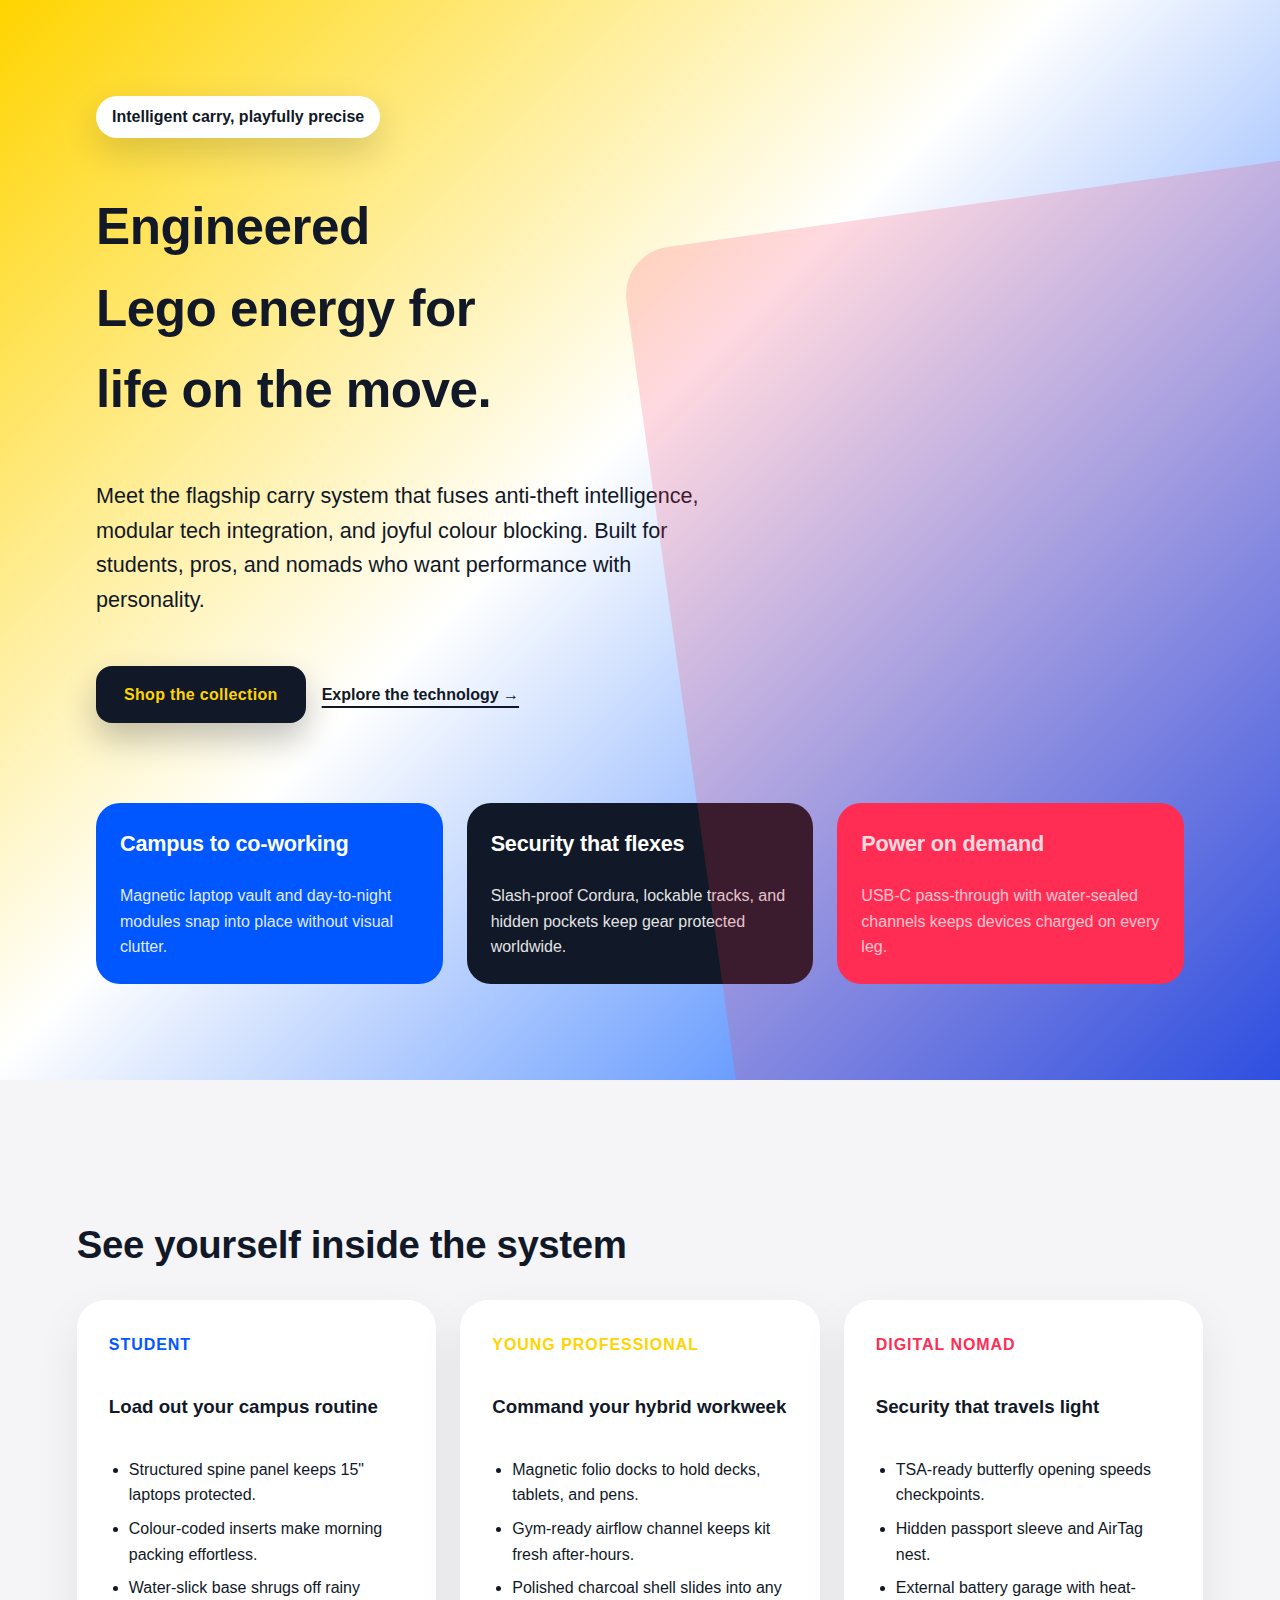
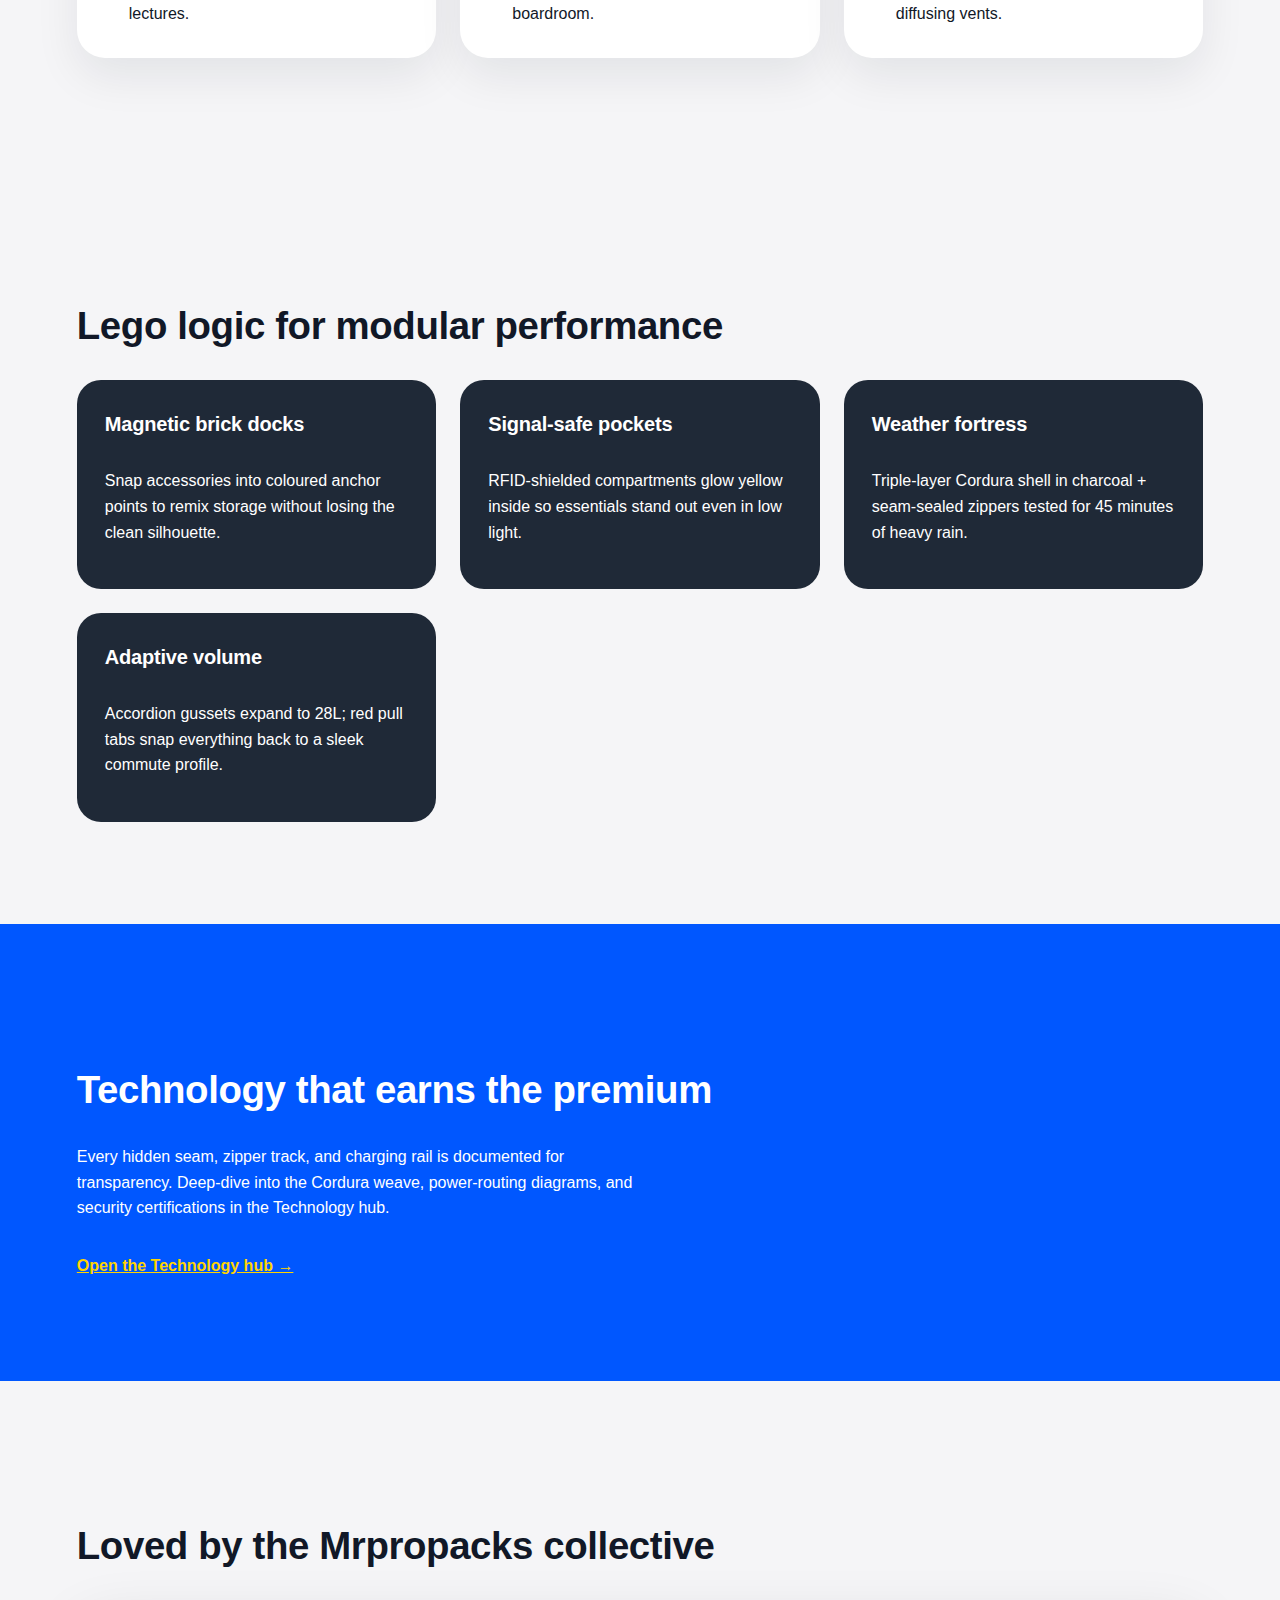
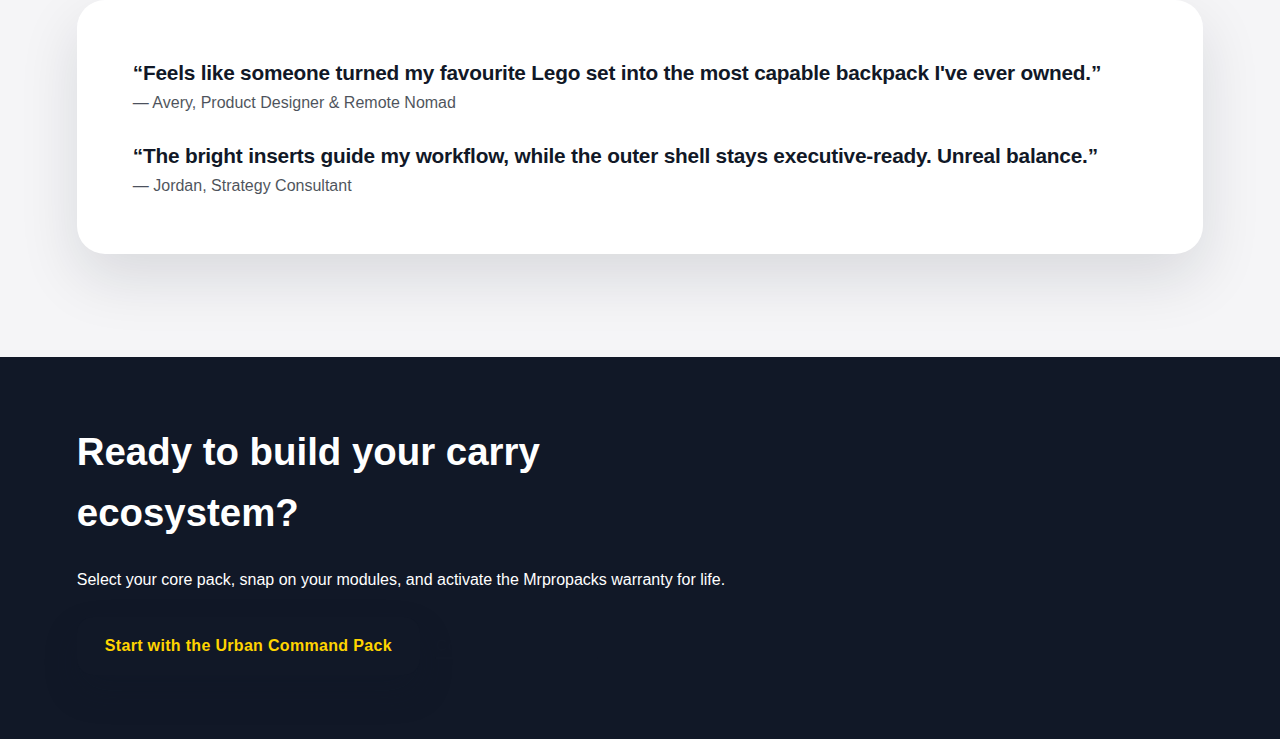
<file: docs/mrpropacks-visual-prototypes/lego-homepage-mock.html>
<!DOCTYPE html>
<html lang="en">
<head>
  <meta charset="utf-8" />
  <meta name="viewport" content="width=device-width, initial-scale=1" />
  <title>Mrpropacks Homepage – Lego Visual Mock</title>
  <style>
    :root {
      --yellow: #ffd400;
      --blue: #0057ff;
      --red: #ff2d55;
      --charcoal: #111827;
      --charcoal-light: #1f2937;
      --white: #ffffff;
      --sand: #f5f5f7;
      --font-sans: 'Inter', 'Helvetica Neue', Helvetica, Arial, sans-serif;
    }

    *, *::before, *::after {
      box-sizing: border-box;
    }

    body {
      margin: 0;
      background: var(--sand);
      color: var(--charcoal);
      font-family: var(--font-sans);
      line-height: 1.6;
    }

    header {
      background: linear-gradient(135deg, var(--yellow) 0%, var(--white) 45%, var(--blue) 100%);
      color: var(--charcoal);
      padding: 96px clamp(24px, 8vw, 96px);
      position: relative;
      overflow: hidden;
    }

    header::after {
      content: "";
      position: absolute;
      inset: 18% -15% -35% 55%;
      background: var(--red);
      border-radius: 48px;
      transform: rotate(-8deg);
      opacity: 0.18;
    }

    .hero {
      max-width: 1120px;
      margin: 0 auto;
      display: grid;
      gap: clamp(24px, 5vw, 48px);
    }

    .badge {
      display: inline-flex;
      align-items: center;
      gap: 8px;
      font-weight: 600;
      background: var(--white);
      color: var(--charcoal);
      padding: 8px 16px;
      border-radius: 999px;
      width: fit-content;
      box-shadow: 0 14px 35px rgba(17, 24, 39, 0.16);
    }

    .hero h1 {
      font-size: clamp(2.8rem, 4vw, 4.2rem);
      letter-spacing: -0.01em;
      margin: 0;
      max-width: 14ch;
    }

    .hero p {
      font-size: clamp(1.1rem, 2vw, 1.35rem);
      max-width: 52ch;
      margin: 0;
    }

    .cta-row {
      display: flex;
      flex-wrap: wrap;
      gap: 16px;
      align-items: center;
    }

    .btn-primary {
      background: var(--charcoal);
      color: var(--yellow);
      padding: 16px 28px;
      border-radius: 16px;
      font-weight: 700;
      text-decoration: none;
      letter-spacing: 0.02em;
      transition: transform 0.25s ease, box-shadow 0.25s ease;
      box-shadow: 0 16px 32px rgba(17, 24, 39, 0.25);
    }

    .btn-primary:focus-visible {
      outline: 3px solid var(--red);
      outline-offset: 4px;
    }

    .btn-primary:hover {
      transform: translateY(-3px);
      box-shadow: 0 24px 42px rgba(17, 24, 39, 0.32);
    }

    .btn-secondary {
      color: var(--charcoal);
      font-weight: 600;
      text-decoration: underline;
      text-decoration-thickness: 2px;
      text-underline-offset: 6px;
    }

    .lego-stack {
      display: grid;
      gap: 24px;
      grid-template-columns: repeat(auto-fit, minmax(220px, 1fr));
      margin-top: 32px;
    }

    .lego-card {
      padding: 24px;
      border-radius: 24px;
      color: var(--white);
      position: relative;
      overflow: hidden;
      min-height: 180px;
    }

    .lego-card h3 {
      margin-top: 0;
      font-size: 1.35rem;
      letter-spacing: -0.01em;
    }

    .lego-card:nth-child(1) { background: var(--blue); }
    .lego-card:nth-child(2) { background: var(--charcoal); }
    .lego-card:nth-child(3) { background: var(--red); }

    .lego-card p {
      margin: 0;
      opacity: 0.88;
      font-size: 1rem;
    }

    .section {
      padding: clamp(64px, 8vw, 108px) clamp(24px, 6vw, 96px);
    }

    .section-title {
      font-size: clamp(2rem, 3vw, 3rem);
      margin-bottom: 24px;
      letter-spacing: -0.01em;
    }

    .persona-runway {
      display: grid;
      gap: 24px;
      grid-template-columns: repeat(auto-fit, minmax(260px, 1fr));
    }

    .persona-card {
      background: var(--white);
      border-radius: 28px;
      padding: 32px;
      display: grid;
      gap: 16px;
      box-shadow: 0 18px 45px rgba(17, 24, 39, 0.08);
    }

    .persona-tag {
      display: inline-flex;
      align-items: center;
      gap: 8px;
      font-weight: 700;
      letter-spacing: 0.06em;
      text-transform: uppercase;
    }

    .persona-card ul {
      margin: 0;
      padding-left: 20px;
      display: grid;
      gap: 8px;
    }

    .feature-grid {
      display: grid;
      gap: 24px;
      grid-template-columns: repeat(auto-fit, minmax(280px, 1fr));
    }

    .feature-tile {
      border-radius: 24px;
      padding: 28px;
      background: var(--charcoal-light);
      color: var(--white);
      display: grid;
      gap: 12px;
    }

    .feature-tile strong {
      font-size: 1.25rem;
      letter-spacing: -0.01em;
    }

    .tech-section {
      background: var(--blue);
      color: var(--white);
    }

    .tech-section p {
      max-width: 64ch;
      margin-bottom: 32px;
    }

    .tech-section a {
      color: var(--yellow);
      font-weight: 600;
    }

    .testimonials {
      background: var(--white);
      border-radius: 28px;
      padding: clamp(32px, 5vw, 56px);
      box-shadow: 0 24px 60px rgba(17, 24, 39, 0.12);
      display: grid;
      gap: 24px;
    }

    blockquote {
      margin: 0;
      font-size: 1.3rem;
      font-weight: 600;
      letter-spacing: -0.01em;
    }

    cite {
      font-style: normal;
      opacity: 0.75;
    }

    footer {
      background: var(--charcoal);
      color: var(--white);
      padding: 64px clamp(24px, 6vw, 96px);
    }

    footer .cta-stack {
      display: grid;
      gap: 24px;
      max-width: 680px;
    }

    footer .cta-stack h2 {
      font-size: clamp(2rem, 3vw, 2.6rem);
      margin: 0;
    }

    footer .cta-stack p {
      margin: 0;
    }

    @media (max-width: 640px) {
      header {
        padding-top: 72px;
        padding-bottom: 72px;
      }

      .hero h1 {
        font-size: 2.4rem;
      }
    }
  </style>
</head>
<body>
  <header aria-labelledby="hero-title">
    <div class="hero">
      <span class="badge">Intelligent carry, playfully precise</span>
      <h1 id="hero-title">Engineered Lego energy for life on the move.</h1>
      <p>Meet the flagship carry system that fuses anti-theft intelligence, modular tech integration, and joyful colour blocking. Built for students, pros, and nomads who want performance with personality.</p>
      <div class="cta-row">
        <a class="btn-primary" href="#shop">Shop the collection</a>
        <a class="btn-secondary" href="#tech">Explore the technology →</a>
      </div>
      <div class="lego-stack" role="presentation">
        <div class="lego-card">
          <h3>Campus to co-working</h3>
          <p>Magnetic laptop vault and day-to-night modules snap into place without visual clutter.</p>
        </div>
        <div class="lego-card">
          <h3>Security that flexes</h3>
          <p>Slash-proof Cordura, lockable tracks, and hidden pockets keep gear protected worldwide.</p>
        </div>
        <div class="lego-card">
          <h3>Power on demand</h3>
          <p>USB-C pass-through with water-sealed channels keeps devices charged on every leg.</p>
        </div>
      </div>
    </div>
  </header>

  <section class="section" id="shop" aria-labelledby="persona-title">
    <h2 class="section-title" id="persona-title">See yourself inside the system</h2>
    <div class="persona-runway">
      <article class="persona-card">
        <span class="persona-tag" style="color: var(--blue);">Student</span>
        <h3>Load out your campus routine</h3>
        <ul>
          <li>Structured spine panel keeps 15" laptops protected.</li>
          <li>Colour-coded inserts make morning packing effortless.</li>
          <li>Water-slick base shrugs off rainy lectures.</li>
        </ul>
      </article>
      <article class="persona-card">
        <span class="persona-tag" style="color: var(--yellow);">Young professional</span>
        <h3>Command your hybrid workweek</h3>
        <ul>
          <li>Magnetic folio docks to hold decks, tablets, and pens.</li>
          <li>Gym-ready airflow channel keeps kit fresh after-hours.</li>
          <li>Polished charcoal shell slides into any boardroom.</li>
        </ul>
      </article>
      <article class="persona-card">
        <span class="persona-tag" style="color: var(--red);">Digital nomad</span>
        <h3>Security that travels light</h3>
        <ul>
          <li>TSA-ready butterfly opening speeds checkpoints.</li>
          <li>Hidden passport sleeve and AirTag nest.</li>
          <li>External battery garage with heat-diffusing vents.</li>
        </ul>
      </article>
    </div>
  </section>

  <section class="section" aria-labelledby="feature-title">
    <h2 class="section-title" id="feature-title">Lego logic for modular performance</h2>
    <div class="feature-grid">
      <div class="feature-tile">
        <strong>Magnetic brick docks</strong>
        <p>Snap accessories into coloured anchor points to remix storage without losing the clean silhouette.</p>
      </div>
      <div class="feature-tile">
        <strong>Signal-safe pockets</strong>
        <p>RFID-shielded compartments glow yellow inside so essentials stand out even in low light.</p>
      </div>
      <div class="feature-tile">
        <strong>Weather fortress</strong>
        <p>Triple-layer Cordura shell in charcoal + seam-sealed zippers tested for 45 minutes of heavy rain.</p>
      </div>
      <div class="feature-tile">
        <strong>Adaptive volume</strong>
        <p>Accordion gussets expand to 28L; red pull tabs snap everything back to a sleek commute profile.</p>
      </div>
    </div>
  </section>

  <section class="section tech-section" id="tech" aria-labelledby="tech-title">
    <h2 class="section-title" id="tech-title">Technology that earns the premium</h2>
    <p>Every hidden seam, zipper track, and charging rail is documented for transparency. Deep-dive into the Cordura weave, power-routing diagrams, and security certifications in the Technology hub.</p>
    <a href="#">Open the Technology hub →</a>
  </section>

  <section class="section" aria-labelledby="social-proof-title">
    <h2 class="section-title" id="social-proof-title">Loved by the Mrpropacks collective</h2>
    <div class="testimonials" role="list">
      <article role="listitem">
        <blockquote>“Feels like someone turned my favourite Lego set into the most capable backpack I've ever owned.”</blockquote>
        <cite>— Avery, Product Designer & Remote Nomad</cite>
      </article>
      <article role="listitem">
        <blockquote>“The bright inserts guide my workflow, while the outer shell stays executive-ready. Unreal balance.”</blockquote>
        <cite>— Jordan, Strategy Consultant</cite>
      </article>
    </div>
  </section>

  <footer>
    <div class="cta-stack">
      <h2>Ready to build your carry ecosystem?</h2>
      <p>Select your core pack, snap on your modules, and activate the Mrpropacks warranty for life.</p>
      <div class="cta-row">
        <a class="btn-primary" href="#">Start with the Urban Command Pack</a>
        <a class="btn-secondary" href="#">Compare all packs →</a>
      </div>
    </div>
  </footer>
</body>
</html>
</file>
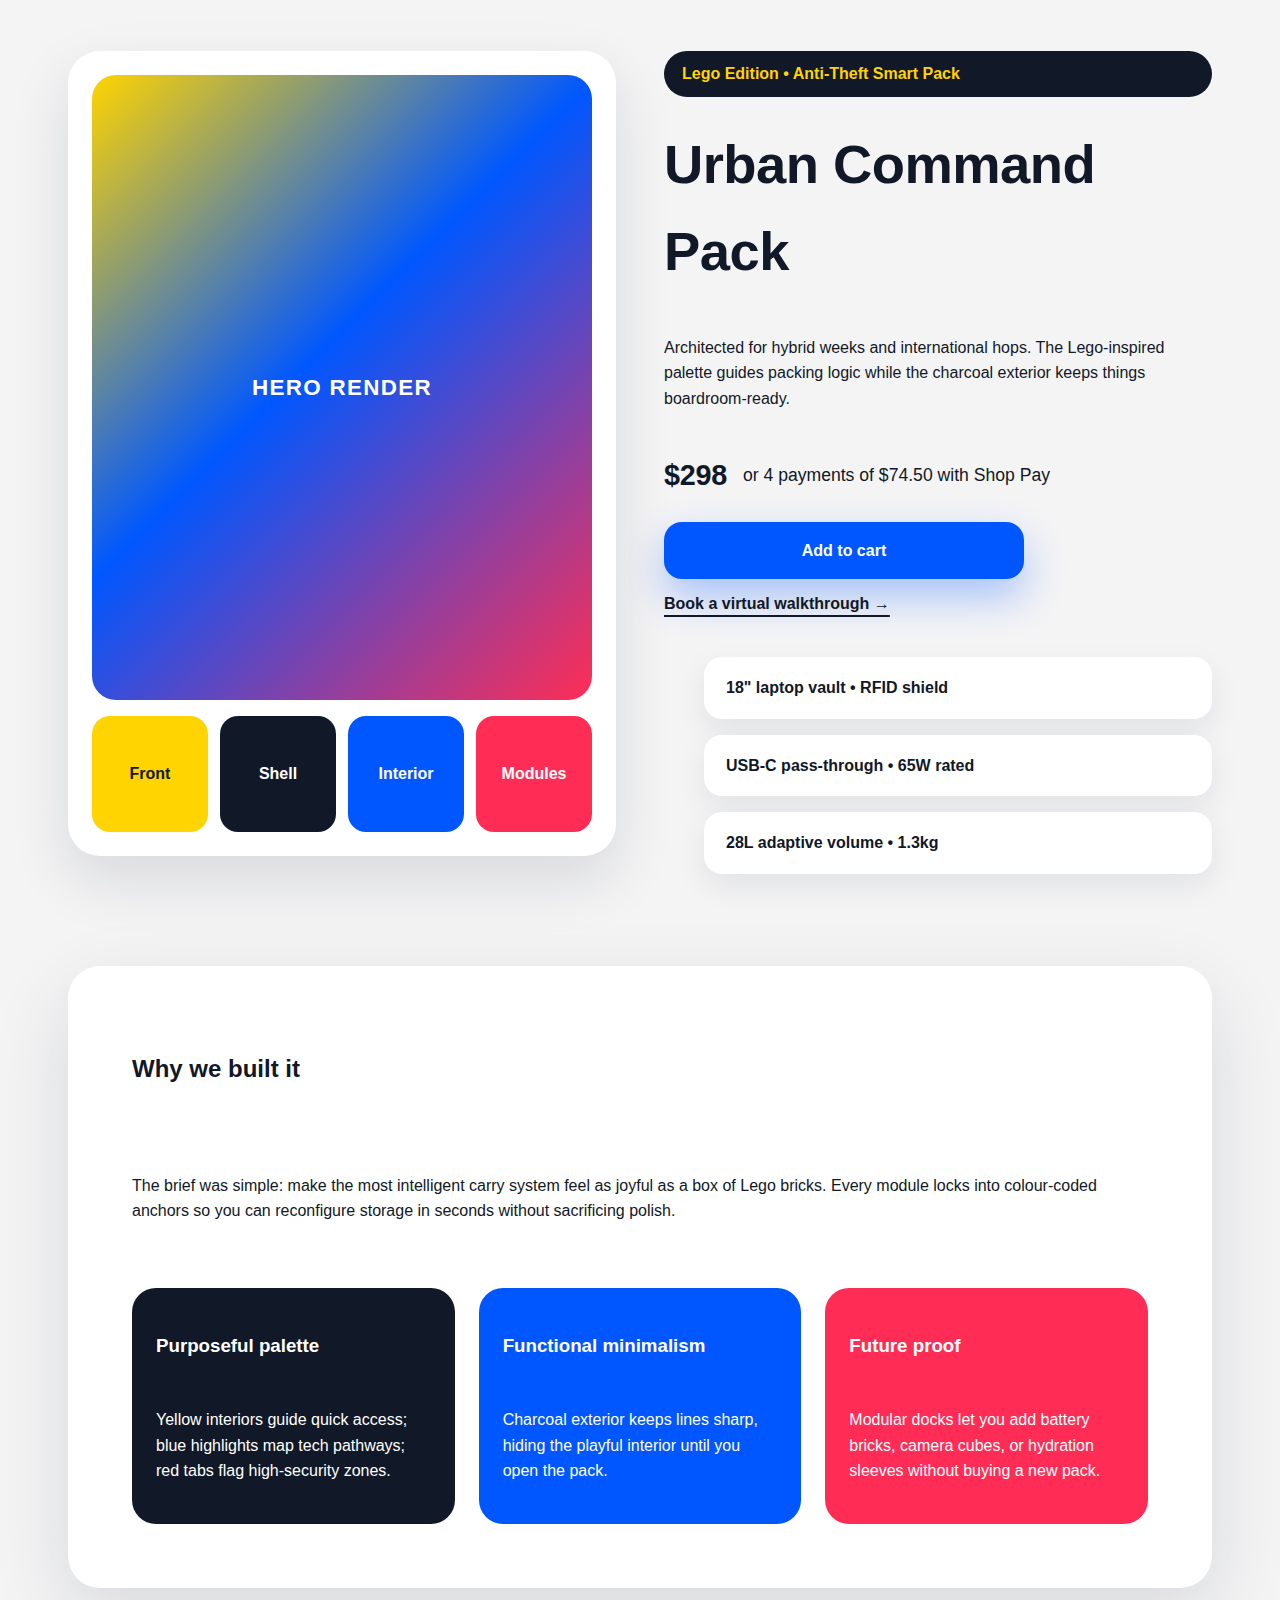
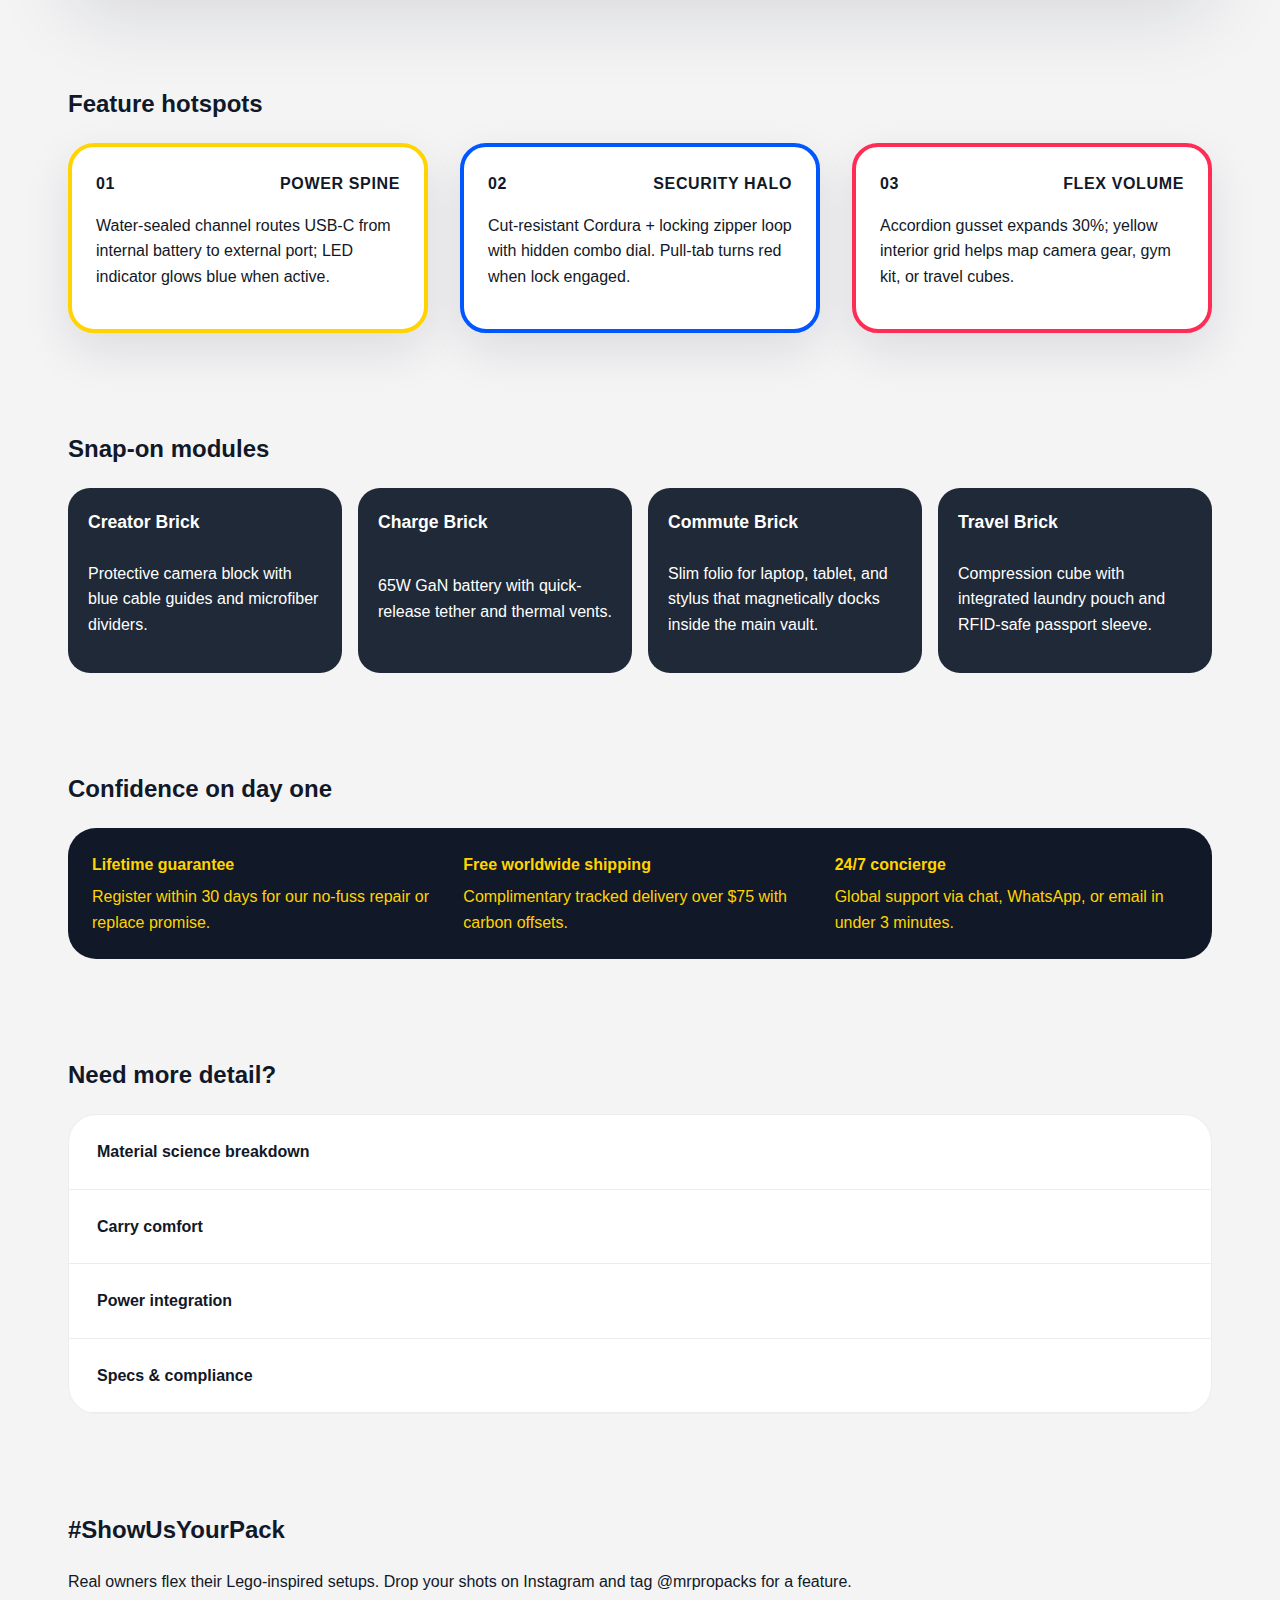
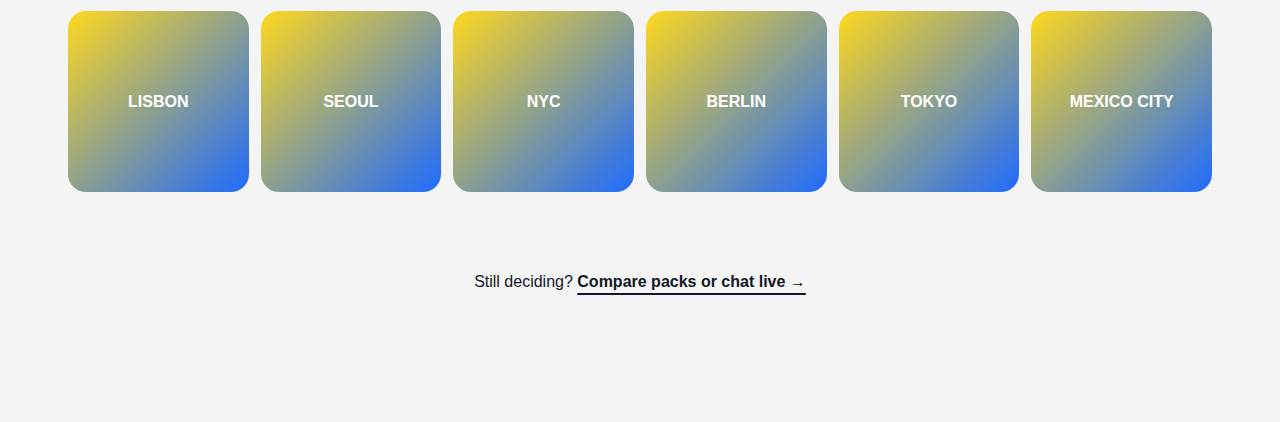
<file: docs/mrpropacks-visual-prototypes/lego-product-mock.html>
<!DOCTYPE html>
<html lang="en">
<head>
  <meta charset="utf-8" />
  <meta name="viewport" content="width=device-width, initial-scale=1" />
  <title>Mrpropacks PDP – Lego Visual Mock</title>
  <style>
    :root {
      --yellow: #ffd400;
      --blue: #0057ff;
      --red: #ff2d55;
      --charcoal: #111827;
      --charcoal-soft: #1f2937;
      --stone: #f4f4f5;
      --white: #ffffff;
      --font-sans: 'Inter', 'Helvetica Neue', Helvetica, Arial, sans-serif;
    }

    *, *::before, *::after {
      box-sizing: border-box;
    }

    body {
      margin: 0;
      background: var(--stone);
      color: var(--charcoal);
      font-family: var(--font-sans);
      line-height: 1.6;
    }

    .wrapper {
      max-width: 1240px;
      margin: 0 auto;
      padding: clamp(32px, 4vw, 72px) clamp(16px, 5vw, 48px);
      display: grid;
      gap: clamp(48px, 6vw, 96px);
    }

    header {
      display: grid;
      gap: clamp(32px, 4vw, 48px);
      grid-template-columns: repeat(auto-fit, minmax(320px, 1fr));
      align-items: flex-start;
    }

    .gallery {
      background: var(--white);
      border-radius: 32px;
      padding: 24px;
      box-shadow: 0 24px 60px rgba(17, 24, 39, 0.12);
      display: grid;
      gap: 16px;
    }

    .gallery-main {
      aspect-ratio: 4 / 5;
      border-radius: 24px;
      background: linear-gradient(135deg, var(--yellow) 0%, var(--blue) 45%, var(--red) 100%);
      position: relative;
      overflow: hidden;
      display: grid;
      place-items: center;
      color: var(--white);
      font-size: 1.4rem;
      font-weight: 700;
      letter-spacing: 0.06em;
      text-transform: uppercase;
    }

    .gallery-strip {
      display: grid;
      grid-template-columns: repeat(4, minmax(0, 1fr));
      gap: 12px;
    }

    .thumb {
      aspect-ratio: 1;
      border-radius: 18px;
      display: grid;
      place-items: center;
      font-weight: 600;
      color: var(--white);
    }

    .thumb:nth-child(1) { background: var(--yellow); color: var(--charcoal); }
    .thumb:nth-child(2) { background: var(--charcoal); }
    .thumb:nth-child(3) { background: var(--blue); }
    .thumb:nth-child(4) { background: var(--red); }

    .product-meta {
      display: grid;
      gap: 24px;
    }

    .pill {
      display: inline-flex;
      align-items: center;
      gap: 10px;
      background: var(--charcoal);
      color: var(--yellow);
      padding: 10px 18px;
      border-radius: 999px;
      font-weight: 600;
    }

    h1 {
      font-size: clamp(2.4rem, 5vw, 3.4rem);
      letter-spacing: -0.01em;
      margin: 0;
    }

    .price-row {
      display: flex;
      flex-wrap: wrap;
      align-items: center;
      gap: 16px;
      font-size: 1.1rem;
    }

    .price-row strong {
      font-size: 1.8rem;
      letter-spacing: -0.01em;
    }

    .cta-pack {
      display: grid;
      gap: 12px;
      max-width: 360px;
    }

    .btn-primary {
      background: var(--blue);
      color: var(--white);
      padding: 16px 24px;
      border-radius: 18px;
      font-weight: 700;
      text-align: center;
      text-decoration: none;
      box-shadow: 0 18px 42px rgba(0, 87, 255, 0.32);
      transition: transform 0.25s ease, box-shadow 0.25s ease;
    }

    .btn-primary:hover {
      transform: translateY(-2px);
      box-shadow: 0 24px 48px rgba(0, 87, 255, 0.4);
    }

    .btn-primary:focus-visible {
      outline: 3px solid var(--yellow);
      outline-offset: 4px;
    }

    .btn-secondary {
      display: inline-flex;
      align-items: center;
      gap: 8px;
      font-weight: 600;
      color: var(--charcoal);
      text-decoration: underline;
      text-decoration-thickness: 2px;
      text-underline-offset: 6px;
    }

    .spec-grid {
      display: grid;
      gap: 16px;
    }

    .spec-grid li {
      list-style: none;
      padding: 18px 22px;
      border-radius: 18px;
      background: var(--white);
      box-shadow: 0 12px 32px rgba(17, 24, 39, 0.08);
      font-weight: 600;
    }

    .why-section {
      background: var(--white);
      border-radius: 32px;
      padding: clamp(32px, 5vw, 64px);
      box-shadow: 0 28px 80px rgba(17, 24, 39, 0.12);
      display: grid;
      gap: clamp(28px, 4vw, 48px);
    }

    .why-grid {
      display: grid;
      gap: 24px;
      grid-template-columns: repeat(auto-fit, minmax(240px, 1fr));
    }

    .why-card {
      border-radius: 24px;
      padding: 24px;
      background: var(--charcoal);
      color: var(--white);
      display: grid;
      gap: 12px;
    }

    .why-card:nth-child(2) { background: var(--blue); }
    .why-card:nth-child(3) { background: var(--red); }

    .feature-hotspots {
      display: grid;
      gap: 32px;
      grid-template-columns: repeat(auto-fit, minmax(280px, 1fr));
    }

    .hotspot {
      background: var(--white);
      border-radius: 26px;
      padding: 24px;
      box-shadow: 0 18px 48px rgba(17, 24, 39, 0.1);
      border: 4px solid transparent;
    }

    .hotspot header {
      display: flex;
      align-items: center;
      justify-content: space-between;
      gap: 12px;
    }

    .hotspot header span {
      font-weight: 700;
      letter-spacing: 0.04em;
      text-transform: uppercase;
    }

    .hotspot:nth-child(1) { border-color: var(--yellow); }
    .hotspot:nth-child(2) { border-color: var(--blue); }
    .hotspot:nth-child(3) { border-color: var(--red); }

    .module-strip {
      display: grid;
      gap: 16px;
      grid-template-columns: repeat(auto-fit, minmax(220px, 1fr));
    }

    .module-tile {
      border-radius: 22px;
      padding: 20px;
      background: var(--charcoal-soft);
      color: var(--white);
      display: grid;
      gap: 8px;
    }

    .module-tile strong { font-size: 1.1rem; }

    .trust-band {
      display: grid;
      gap: 18px;
      grid-template-columns: repeat(auto-fit, minmax(180px, 1fr));
      align-items: center;
      background: var(--charcoal);
      color: var(--yellow);
      border-radius: 28px;
      padding: 24px;
    }

    .trust-card {
      display: grid;
      gap: 6px;
    }

    .accordion {
      background: var(--white);
      border-radius: 28px;
      overflow: hidden;
      border: 1px solid rgba(17, 24, 39, 0.08);
    }

    details {
      padding: 24px 28px;
      border-bottom: 1px solid rgba(17, 24, 39, 0.08);
    }

    details[open] summary {
      color: var(--blue);
    }

    summary {
      cursor: pointer;
      font-weight: 700;
      list-style: none;
    }

    summary::-webkit-details-marker {
      display: none;
    }

    .ugc-grid {
      display: grid;
      gap: 12px;
      grid-template-columns: repeat(auto-fit, minmax(140px, 1fr));
    }

    .ugc-tile {
      aspect-ratio: 1;
      border-radius: 18px;
      background: linear-gradient(135deg, rgba(255, 212, 0, 0.88), rgba(0, 87, 255, 0.88));
      display: grid;
      place-items: center;
      color: var(--white);
      font-weight: 700;
      text-transform: uppercase;
    }

    footer {
      text-align: center;
      padding-bottom: clamp(32px, 6vw, 80px);
    }

    footer p {
      margin: 0;
    }

    @media (max-width: 720px) {
      .gallery-strip {
        grid-template-columns: repeat(2, minmax(0, 1fr));
      }

      .trust-band {
        text-align: left;
      }
    }
  </style>
</head>
<body>
  <div class="wrapper">
    <header>
      <div class="gallery" aria-label="Product imagery">
        <div class="gallery-main" aria-hidden="true">Hero Render</div>
        <div class="gallery-strip">
          <div class="thumb">Front</div>
          <div class="thumb">Shell</div>
          <div class="thumb">Interior</div>
          <div class="thumb">Modules</div>
        </div>
      </div>
      <div class="product-meta">
        <span class="pill">Lego Edition • Anti-Theft Smart Pack</span>
        <h1>Urban Command Pack</h1>
        <p>Architected for hybrid weeks and international hops. The Lego-inspired palette guides packing logic while the charcoal exterior keeps things boardroom-ready.</p>
        <div class="price-row">
          <strong>$298</strong>
          <span>or 4 payments of $74.50 with Shop Pay</span>
        </div>
        <div class="cta-pack">
          <a class="btn-primary" href="#">Add to cart</a>
          <a class="btn-secondary" href="#">Book a virtual walkthrough →</a>
        </div>
        <ul class="spec-grid" aria-label="Key specs">
          <li>18" laptop vault • RFID shield</li>
          <li>USB-C pass-through • 65W rated</li>
          <li>28L adaptive volume • 1.3kg</li>
        </ul>
      </div>
    </header>

    <section class="why-section" aria-labelledby="why-title">
      <h2 id="why-title">Why we built it</h2>
      <p>The brief was simple: make the most intelligent carry system feel as joyful as a box of Lego bricks. Every module locks into colour-coded anchors so you can reconfigure storage in seconds without sacrificing polish.</p>
      <div class="why-grid">
        <article class="why-card">
          <h3>Purposeful palette</h3>
          <p>Yellow interiors guide quick access; blue highlights map tech pathways; red tabs flag high-security zones.</p>
        </article>
        <article class="why-card">
          <h3>Functional minimalism</h3>
          <p>Charcoal exterior keeps lines sharp, hiding the playful interior until you open the pack.</p>
        </article>
        <article class="why-card">
          <h3>Future proof</h3>
          <p>Modular docks let you add battery bricks, camera cubes, or hydration sleeves without buying a new pack.</p>
        </article>
      </div>
    </section>

    <section aria-labelledby="hotspot-title">
      <h2 id="hotspot-title">Feature hotspots</h2>
      <div class="feature-hotspots">
        <article class="hotspot">
          <header>
            <span>01</span>
            <span>Power Spine</span>
          </header>
          <p>Water-sealed channel routes USB-C from internal battery to external port; LED indicator glows blue when active.</p>
        </article>
        <article class="hotspot">
          <header>
            <span>02</span>
            <span>Security Halo</span>
          </header>
          <p>Cut-resistant Cordura + locking zipper loop with hidden combo dial. Pull-tab turns red when lock engaged.</p>
        </article>
        <article class="hotspot">
          <header>
            <span>03</span>
            <span>Flex Volume</span>
          </header>
          <p>Accordion gusset expands 30%; yellow interior grid helps map camera gear, gym kit, or travel cubes.</p>
        </article>
      </div>
    </section>

    <section aria-labelledby="modules-title">
      <h2 id="modules-title">Snap-on modules</h2>
      <div class="module-strip">
        <article class="module-tile">
          <strong>Creator Brick</strong>
          <p>Protective camera block with blue cable guides and microfiber dividers.</p>
        </article>
        <article class="module-tile">
          <strong>Charge Brick</strong>
          <p>65W GaN battery with quick-release tether and thermal vents.</p>
        </article>
        <article class="module-tile">
          <strong>Commute Brick</strong>
          <p>Slim folio for laptop, tablet, and stylus that magnetically docks inside the main vault.</p>
        </article>
        <article class="module-tile">
          <strong>Travel Brick</strong>
          <p>Compression cube with integrated laundry pouch and RFID-safe passport sleeve.</p>
        </article>
      </div>
    </section>

    <section aria-labelledby="trust-title">
      <h2 id="trust-title">Confidence on day one</h2>
      <div class="trust-band">
        <div class="trust-card">
          <strong>Lifetime guarantee</strong>
          <span>Register within 30 days for our no-fuss repair or replace promise.</span>
        </div>
        <div class="trust-card">
          <strong>Free worldwide shipping</strong>
          <span>Complimentary tracked delivery over $75 with carbon offsets.</span>
        </div>
        <div class="trust-card">
          <strong>24/7 concierge</strong>
          <span>Global support via chat, WhatsApp, or email in under 3 minutes.</span>
        </div>
      </div>
    </section>

    <section aria-labelledby="accordion-title">
      <h2 id="accordion-title">Need more detail?</h2>
      <div class="accordion">
        <details>
          <summary>Material science breakdown</summary>
          <p>3-layer Cordura with NanoGuard coating resists abrasion, spills, and UV fade. Internal mesh is 100% recycled.</p>
        </details>
        <details>
          <summary>Carry comfort</summary>
          <p>Ergonomic shoulder straps with memory gel, airflow spine, and convertible sternum strap for travel days.</p>
        </details>
        <details>
          <summary>Power integration</summary>
          <p>USB-C PD pass-through supports 65W output, airplane safe. Battery pocket fits most 10,000–20,000 mAh bricks.</p>
        </details>
        <details>
          <summary>Specs & compliance</summary>
          <p>Meets global carry-on requirements, TSA-friendly clamshell, and RF-shielded pocket tested to ISO/IEC 14443.</p>
        </details>
      </div>
    </section>

    <section aria-labelledby="ugc-title">
      <h2 id="ugc-title">#ShowUsYourPack</h2>
      <p>Real owners flex their Lego-inspired setups. Drop your shots on Instagram and tag @mrpropacks for a feature.</p>
      <div class="ugc-grid">
        <div class="ugc-tile">Lisbon</div>
        <div class="ugc-tile">Seoul</div>
        <div class="ugc-tile">NYC</div>
        <div class="ugc-tile">Berlin</div>
        <div class="ugc-tile">Tokyo</div>
        <div class="ugc-tile">Mexico City</div>
      </div>
    </section>

    <footer>
      <p>Still deciding? <a class="btn-secondary" href="#">Compare packs or chat live →</a></p>
    </footer>
  </div>
</body>
</html>
</file>
<file: website/style.css>
* {
    margin: 0;
    padding: 0;
    box-sizing: border-box;
}

:root {
    --primary-color: #10a37f;
    --secondary-color: #1a1a1a;
    --text-color: #353740;
    --light-bg: #f7f7f8;
    --border-color: #e5e5e5;
    --code-bg: #f4f4f4;
}

body {
    font-family: -apple-system, BlinkMacSystemFont, 'Segoe UI', 'Roboto', 'Oxygen',
        'Ubuntu', 'Cantarell', 'Fira Sans', 'Droid Sans', 'Helvetica Neue',
        sans-serif;
    line-height: 1.6;
    color: var(--text-color);
}

.container {
    max-width: 1200px;
    margin: 0 auto;
    padding: 0 20px;
}

/* Navbar */
.navbar {
    background: white;
    border-bottom: 1px solid var(--border-color);
    padding: 1rem 0;
    position: sticky;
    top: 0;
    z-index: 100;
    box-shadow: 0 2px 4px rgba(0,0,0,0.05);
}

.navbar .container {
    display: flex;
    justify-content: space-between;
    align-items: center;
}

.logo {
    font-size: 1.5rem;
    font-weight: 700;
    color: var(--primary-color);
}

.nav-links {
    display: flex;
    list-style: none;
    gap: 2rem;
}

.nav-links a {
    text-decoration: none;
    color: var(--text-color);
    font-weight: 500;
    transition: color 0.3s;
}

.nav-links a:hover {
    color: var(--primary-color);
}

/* Hero Section */
.hero {
    background: linear-gradient(135deg, #667eea 0%, #764ba2 100%);
    color: white;
    padding: 4rem 0;
    text-align: center;
}

.hero h1 {
    font-size: 3rem;
    margin-bottom: 1rem;
    font-weight: 700;
}

.tagline {
    font-size: 1.25rem;
    margin-bottom: 2rem;
    opacity: 0.95;
}

.install-commands {
    display: flex;
    align-items: center;
    justify-content: center;
    gap: 1rem;
    flex-wrap: wrap;
}

.install-commands code {
    background: rgba(255, 255, 255, 0.2);
    padding: 0.75rem 1.5rem;
    border-radius: 6px;
    font-size: 1rem;
    backdrop-filter: blur(10px);
    border: 1px solid rgba(255, 255, 255, 0.3);
}

.install-commands .or {
    font-weight: 600;
}

/* Sections */
.section {
    padding: 4rem 0;
}

.section-light {
    background: var(--light-bg);
}

.section h2 {
    font-size: 2rem;
    margin-bottom: 1.5rem;
    color: var(--secondary-color);
}

.section h3 {
    font-size: 1.5rem;
    margin-top: 2rem;
    margin-bottom: 1rem;
    color: var(--secondary-color);
}

.section p {
    margin-bottom: 1rem;
    font-size: 1.1rem;
}

.section a {
    color: var(--primary-color);
    text-decoration: none;
}

.section a:hover {
    text-decoration: underline;
}

/* Code Blocks */
code {
    background: var(--code-bg);
    padding: 0.2rem 0.5rem;
    border-radius: 4px;
    font-family: 'Courier New', Courier, monospace;
    font-size: 0.9em;
}

pre {
    background: var(--code-bg);
    padding: 1rem;
    border-radius: 6px;
    overflow-x: auto;
    margin: 1rem 0;
    border: 1px solid var(--border-color);
}

pre code {
    background: none;
    padding: 0;
}

/* Documentation Grid */
.docs-grid {
    display: grid;
    grid-template-columns: repeat(auto-fit, minmax(280px, 1fr));
    gap: 2rem;
    margin-top: 2rem;
}

.doc-card {
    background: white;
    padding: 1.5rem;
    border-radius: 8px;
    border: 1px solid var(--border-color);
    transition: transform 0.3s, box-shadow 0.3s;
}

.doc-card:hover {
    transform: translateY(-4px);
    box-shadow: 0 4px 12px rgba(0,0,0,0.1);
}

.doc-card h3 {
    margin-top: 0;
    margin-bottom: 1rem;
    color: var(--primary-color);
}

.doc-card ul {
    list-style: none;
}

.doc-card li {
    margin-bottom: 0.5rem;
}

.doc-card a {
    color: var(--text-color);
    text-decoration: none;
    transition: color 0.3s;
}

.doc-card a:hover {
    color: var(--primary-color);
}

/* Footer */
.footer {
    background: var(--secondary-color);
    color: white;
    padding: 2rem 0;
    text-align: center;
}

.footer a {
    color: var(--primary-color);
    text-decoration: none;
}

.footer a:hover {
    text-decoration: underline;
}

/* Responsive Design */
@media (max-width: 768px) {
    .hero h1 {
        font-size: 2rem;
    }
    
    .tagline {
        font-size: 1rem;
    }
    
    .nav-links {
        gap: 1rem;
    }
    
    .docs-grid {
        grid-template-columns: 1fr;
    }
    
    .install-commands {
        flex-direction: column;
    }
}
</file>
